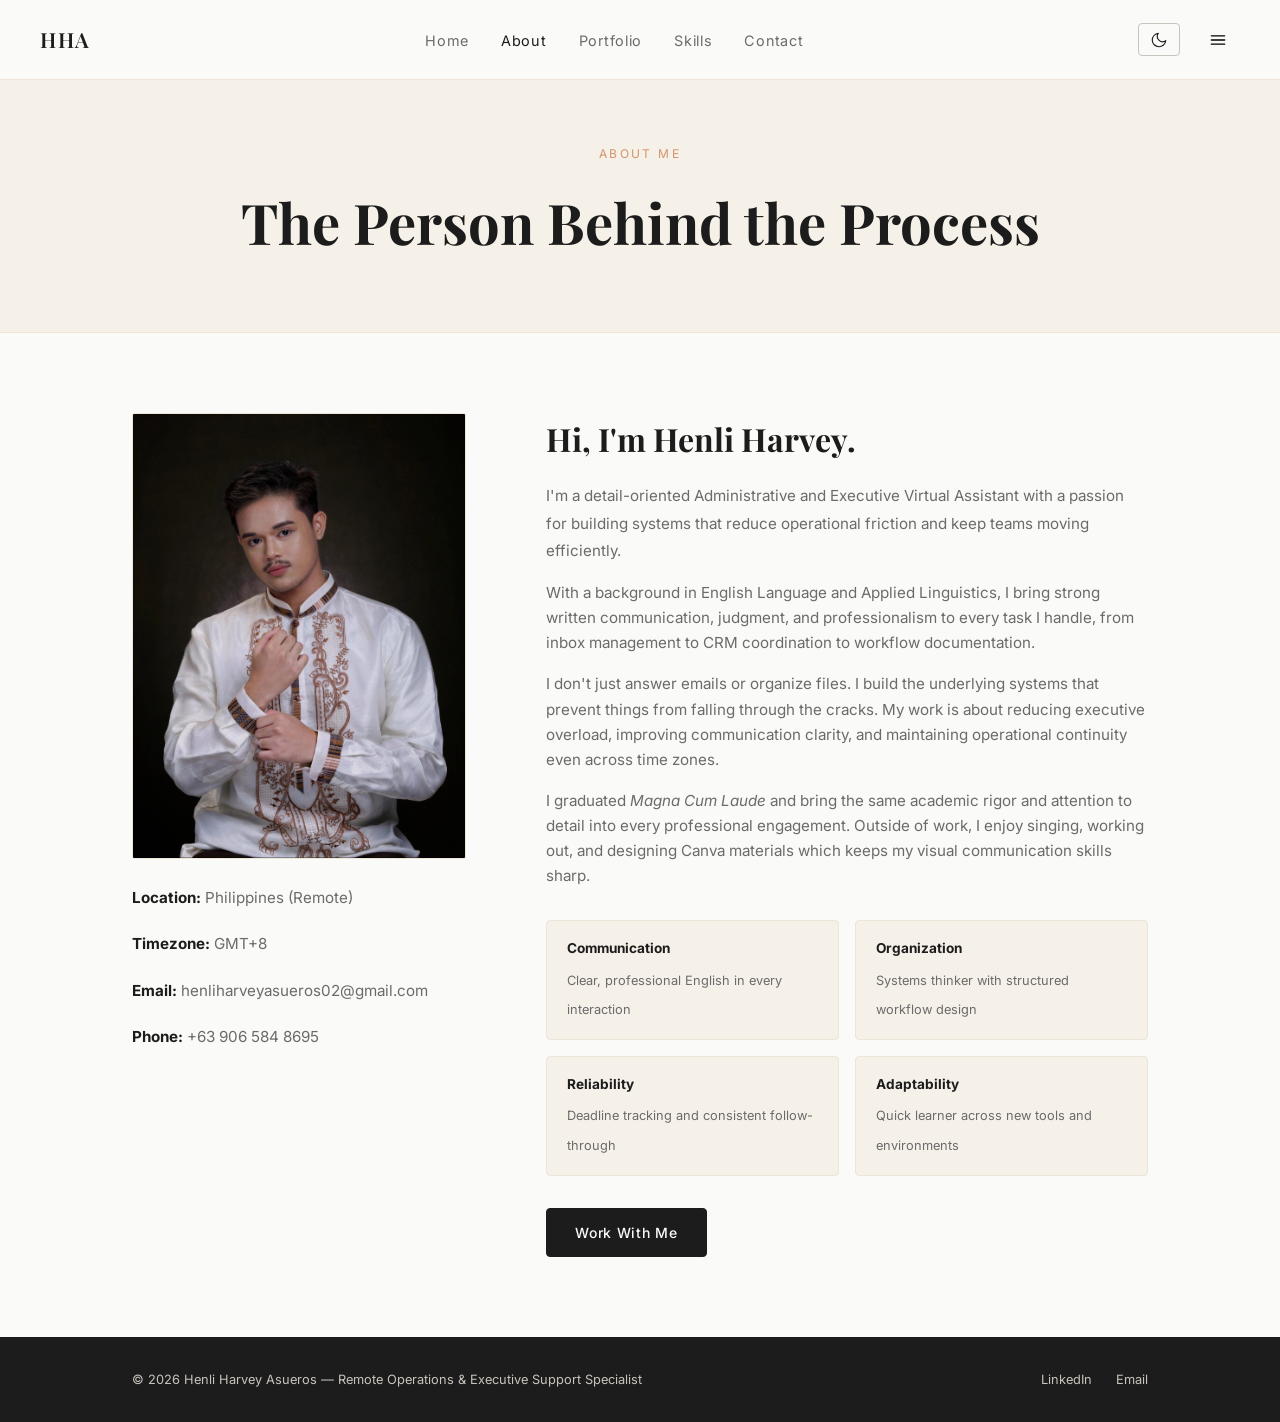
<file: about.html>
<!DOCTYPE html>
<html lang="en">
<head>
  <meta charset="UTF-8" />
  <meta name="viewport" content="width=device-width, initial-scale=1.0" />
  <title>About | Henli Harvey Asueros</title>
  <meta name="description" content="About Henli Harvey Asueros — detail-oriented Administrative and Executive Virtual Assistant from the Philippines. Expertise in communication, organization, and systems." />
  <meta name="robots" content="index,follow" />
  <link rel="canonical" href="/about.html" />
  <meta property="og:title" content="About | Henli Harvey Asueros" />
  <meta property="og:description" content="Detail-oriented Administrative and Executive Virtual Assistant. Communication, organization, and systems expertise." />
  <meta property="og:type" content="profile" />
  <meta property="og:url" content="/about.html" />
  <meta property="og:image" content="/images/about.jpeg" />
  <meta name="twitter:card" content="summary_large_image" />
  <meta name="twitter:title" content="About | Henli Harvey Asueros" />
  <meta name="twitter:description" content="Detail-oriented Administrative and Executive Virtual Assistant. Communication, organization, and systems expertise." />
  <meta name="twitter:image" content="/images/about.jpeg" />
  <link rel="stylesheet" href="css/style.css" />
  <link href="https://fonts.googleapis.com/css2?family=Playfair+Display:wght@400;600&family=Inter:wght@300;400;500&display=swap" rel="stylesheet" />
</head>
<body class="page-about">

<a href="#main-content" class="skip-link">Skip to main content</a>

<nav class="nav" aria-label="Main navigation">
  <div class="nav__logo">HHA</div>
  <ul class="nav__links">
    <li><a href="home.html">Home</a></li> <!-- updated -->
    <li><a href="about.html" class="active">About</a></li>
    <li><a href="portfolio.html">Portfolio</a></li>
    <li><a href="skills.html">Skills</a></li>
    <li><a href="contact.html">Contact</a></li>
  </ul>
  <div class="nav__controls">
    <button class="dark-mode-toggle" id="dark-mode-toggle" aria-label="Toggle dark mode" aria-pressed="false" title="Toggle dark mode">
      <svg xmlns="http://www.w3.org/2000/svg" viewBox="0 0 24 24" aria-hidden="true" focusable="false"><path d="M21 12.79A9 9 0 1 1 11.21 3 7 7 0 0 0 21 12.79z" stroke="currentColor" fill="none" stroke-width="1.5" stroke-linecap="round" stroke-linejoin="round"/></svg>
    </button>
    <button class="nav__toggle" onclick="toggleNav()" aria-label="Toggle navigation menu" aria-expanded="false">
      <svg viewBox="0 0 24 24" xmlns="http://www.w3.org/2000/svg" aria-hidden="true" focusable="false">
        <path class="line l1" d="M4 7h16" />
        <path class="line l2" d="M4 12h16" />
        <path class="line l3" d="M4 17h16" />
      </svg>
    </button>
  </div>
</nav>

<main id="main-content">

<section class="page-hero" aria-labelledby="about-page-title">
  <div class="container">
    <p class="section__eyebrow">About Me</p>
    <h1 class="page-hero__title" id="about-page-title">The Person Behind the Process</h1>
  </div>
</section>

<article class="about section" aria-labelledby="about-title">
  <div class="container about__grid">
    <div class="about__image-col">
      <div class="about__image-frame">
        <img src="images/about.jpeg" alt="Henli Harvey Asueros">
        <div class="about__image-placeholder">HHA</div>
      </div>
      <div class="about__meta">
        <p><strong>Location:</strong> Philippines (Remote)</p>
        <p><strong>Timezone:</strong> GMT+8</p>
        <p><strong>Email:</strong> henliharveyasueros02@gmail.com</p>
        <p><strong>Phone:</strong> +63 906 584 8695</p>
      </div>
    </div>
    <div class="about__text-col">
      <h2 id="about-title">Hi, I&apos;m Henli Harvey.</h2>
      <p class="about__lead">I&apos;m a detail-oriented Administrative and Executive Virtual Assistant with a passion for building systems that reduce operational friction and keep teams moving efficiently.</p>
      <p>With a background in English Language and Applied Linguistics, I bring strong written communication, judgment, and professionalism to every task I handle, from inbox management to CRM coordination to workflow documentation.</p>
      <p>I don&apos;t just answer emails or organize files. I build the underlying systems that prevent things from falling through the cracks. My work is about reducing executive overload, improving communication clarity, and maintaining operational continuity even across time zones.</p>
      <p>I graduated <em>Magna Cum Laude</em> and bring the same academic rigor and attention to detail into every professional engagement. Outside of work, I enjoy singing, working out, and designing Canva materials which keeps my visual communication skills sharp.</p>
      <div class="about__highlights">
        <div class="highlight">
          <strong>Communication</strong>
          <span>Clear, professional English in every interaction</span>
        </div>
        <div class="highlight">
          <strong>Organization</strong>
          <span>Systems thinker with structured workflow design</span>
        </div>
        <div class="highlight">
          <strong>Reliability</strong>
          <span>Deadline tracking and consistent follow-through</span>
        </div>
        <div class="highlight">
          <strong>Adaptability</strong>
          <span>Quick learner across new tools and environments</span>
        </div>
      </div>
      <a href="contact.html" class="btn btn--primary">Work With Me</a>
    </div>
  </div>
</article>

</main>

<footer class="footer" role="contentinfo">
  <div class="container">
    <p>&copy; 2026 Henli Harvey Asueros &mdash; Remote Operations &amp; Executive Support Specialist</p>
    <nav class="footer__links" aria-label="Footer navigation">
      <a href="https://www.linkedin.com/in/henli-harvey-asueros-a82b72378/" target="_blank" rel="noopener noreferrer">LinkedIn</a>
      <a href="mailto:henliharveyasueros02@gmail.com">Email</a>
    </nav>
  </div>
</footer>

<button id="back-to-top" class="back-to-top" aria-label="Back to top">↑</button>
<script src="js/main.js"></script>
<script type="application/ld+json">
{
  "@context": "https://schema.org",
  "@type": "Person",
  "name": "Henli Harvey Asueros",
  "jobTitle": "Administrative and Executive Virtual Assistant",
  "url": "/about.html",
  "sameAs": ["https://www.linkedin.com/in/henli-harvey-asueros-a82b72378/"]
}
</script>
</body>
</html>
</file>
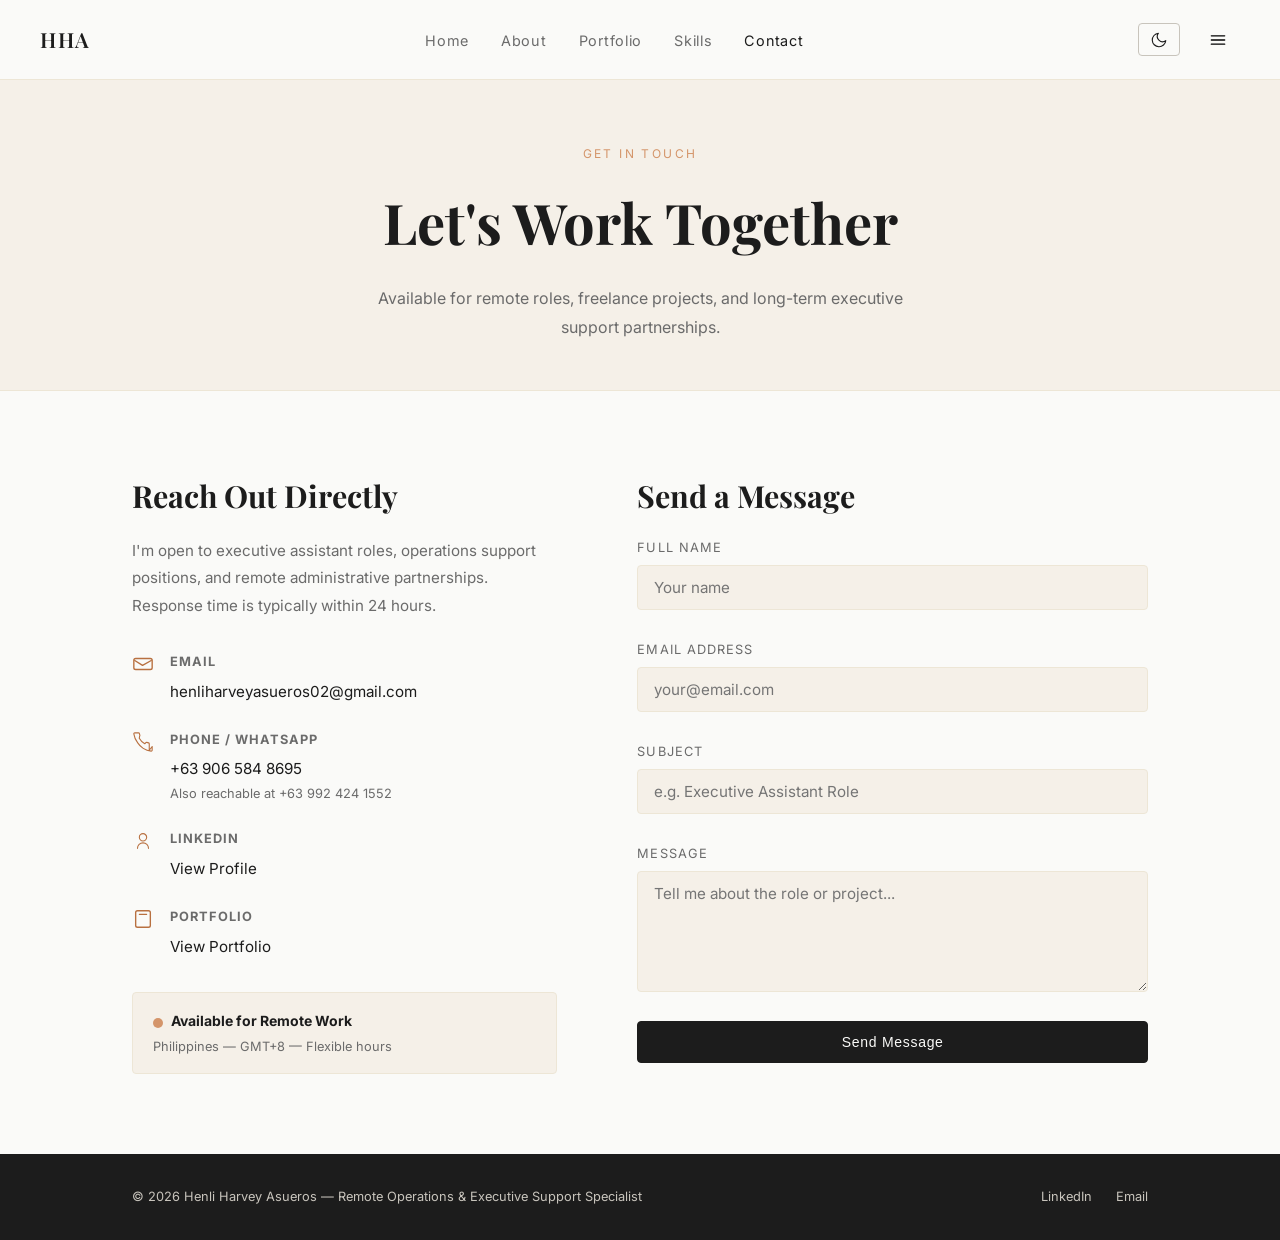
<file: contact.html>
<!DOCTYPE html>
<html lang="en">
<head>
  <meta charset="UTF-8" />
  <meta name="viewport" content="width=device-width, initial-scale=1.0" />
  <title>Contact | Henli Harvey Asueros</title>
  <meta name="description" content="Contact Henli Harvey Asueros — available for remote roles, freelance projects, and executive support partnerships. Send a message or view portfolio." />
  <meta name="robots" content="index,follow" />
  <link rel="canonical" href="/contact.html" />
  <meta property="og:title" content="Contact | Henli Harvey Asueros" />
  <meta property="og:description" content="Get in touch with Henli Harvey Asueros for remote executive support roles and partnerships." />
  <meta property="og:type" content="website" />
  <meta property="og:url" content="/contact.html" />
  <meta property="og:image" content="/images/me.png" />
  <meta name="twitter:card" content="summary_large_image" />
  <meta name="twitter:title" content="Contact | Henli Harvey Asueros" />
  <meta name="twitter:description" content="Get in touch with Henli Harvey Asueros for remote executive support roles and partnerships." />
  <meta name="twitter:image" content="/images/me.png" />
  <link rel="stylesheet" href="css/style.css" />
  <link href="https://fonts.googleapis.com/css2?family=Playfair+Display:wght@400;600&family=Inter:wght@300;400;500&display=swap" rel="stylesheet" />
</head>
<body class="page-contact">

<a href="#main-content" class="skip-link">Skip to main content</a>

<nav class="nav" aria-label="Main navigation">
  <div class="nav__logo">HHA</div>
  <ul class="nav__links">
    <li><a href="home.html">Home</a></li>
    <li><a href="about.html">About</a></li>
    <li><a href="portfolio.html">Portfolio</a></li>
    <li><a href="skills.html">Skills</a></li>
    <li><a href="contact.html" class="active">Contact</a></li>
  </ul>
  <div class="nav__controls">
    <button class="dark-mode-toggle" id="dark-mode-toggle" aria-label="Toggle dark mode" aria-pressed="false" title="Toggle dark mode">
      <svg xmlns="http://www.w3.org/2000/svg" viewBox="0 0 24 24" aria-hidden="true" focusable="false"><path d="M21 12.79A9 9 0 1 1 11.21 3 7 7 0 0 0 21 12.79z" stroke="currentColor" fill="none" stroke-width="1.5" stroke-linecap="round" stroke-linejoin="round"/></svg>
    </button>
    <button class="nav__toggle" onclick="toggleNav()" aria-label="Toggle navigation menu" aria-expanded="false">
      <svg viewBox="0 0 24 24" xmlns="http://www.w3.org/2000/svg" aria-hidden="true" focusable="false">
        <path class="line l1" d="M4 7h16" />
        <path class="line l2" d="M4 12h16" />
        <path class="line l3" d="M4 17h16" />
      </svg>
    </button>
  </div>
</nav>

<main id="main-content">

<section class="page-hero" aria-labelledby="contact-page-title">
  <div class="container">
    <p class="section__eyebrow">Get in Touch</p>
    <h1 class="page-hero__title" id="contact-page-title">Let&apos;s Work Together</h1>
    <p class="page-hero__sub">Available for remote roles, freelance projects, and long-term executive support partnerships.</p>
  </div>
</section>

<section class="contact section" aria-labelledby="contact-heading">
  <div class="container contact__grid">

    <div class="contact__info" aria-labelledby="contact-direct-heading" aria-labelledby="contact-direct-heading">
      <h2 id="contact-direct-heading">Reach Out Directly</h2>
      <p>I&apos;m open to executive assistant roles, operations support positions, and remote administrative partnerships. Response time is typically within 24 hours.</p>
      <div class="contact__item">
        <span class="contact__icon" aria-hidden="true">
          <svg xmlns="http://www.w3.org/2000/svg" viewBox="0 0 24 24" aria-hidden="true" focusable="false">
            <rect x="2" y="6" width="20" height="12" rx="2" stroke="currentColor" fill="none" stroke-width="1.5"/>
            <path d="M3 8.2l8.5 5.3L21 8.2" stroke="currentColor" fill="none" stroke-width="1.5" stroke-linecap="round" stroke-linejoin="round"/>
          </svg>
        </span>
        <div>
          <strong>Email</strong>
          <a href="mailto:henliharveyasueros02@gmail.com">henliharveyasueros02@gmail.com</a>
        </div>
      </div>
      <div class="contact__item">
        <span class="contact__icon" aria-hidden="true">
          <svg xmlns="http://www.w3.org/2000/svg" viewBox="0 0 24 24" aria-hidden="true" focusable="false">
            <path d="M22 16.92V21a1 1 0 0 1-1.11 1 19.86 19.86 0 0 1-8.63-3.07 19.5 19.5 0 0 1-6-6A19.86 19.86 0 0 1 2 3.11 1 1 0 0 1 3 2h4.09a1 1 0 0 1 1 .75c.12.66.29 1.3.5 1.92a1 1 0 0 1-.24 1L7.91 7.91a16 16 0 0 0 6 6l1.24-1.24a1 1 0 0 1 1-.24c.62.21 1.26.38 1.92.5a1 1 0 0 1 .75 1V21z" stroke="currentColor" fill="none" stroke-width="1.2" stroke-linecap="round" stroke-linejoin="round"/>
          </svg>
        </span>
        <div>
          <strong>Phone / WhatsApp</strong>
          <a href="tel:+639065848695">+63 906 584 8695</a>
          <span class="contact__sub">Also reachable at +63 992 424 1552</span>
        </div>
      </div>
      <div class="contact__item">
        <span class="contact__icon" aria-hidden="true">
          <svg xmlns="http://www.w3.org/2000/svg" viewBox="0 0 24 24" aria-hidden="true" focusable="false">
            <path d="M12 12a4 4 0 1 0-4-4 4 4 0 0 0 4 4z" stroke="currentColor" fill="none" stroke-width="1.2"/>
            <path d="M6 20a6 6 0 0 1 12 0" stroke="currentColor" fill="none" stroke-width="1.2" stroke-linecap="round"/>
          </svg>
        </span>
        <div>
          <strong>LinkedIn</strong>
          <a href="https://www.linkedin.com/in/henli-harvey-asueros-a82b72378/" target="_blank">View Profile</a>
        </div>
      </div>
      <div class="contact__item">
        <span class="contact__icon" aria-hidden="true">
          <svg xmlns="http://www.w3.org/2000/svg" viewBox="0 0 24 24" aria-hidden="true" focusable="false">
            <rect x="4" y="3" width="16" height="18" rx="2" stroke="currentColor" fill="none" stroke-width="1.5"/>
            <path d="M8 7h8" stroke="currentColor" stroke-width="1.2" stroke-linecap="round"/>
          </svg>
        </span>
        <div>
          <strong>Portfolio</strong>
          <a href="https://canva.link/3e981r8vxpq45ul" target="_blank">View Portfolio</a>
        </div>
      </div>
      <div class="contact__availability">
        <strong><span class="status-dot" aria-hidden="true"></span>Available for Remote Work</strong>
        <span>Philippines &mdash; GMT+8 &mdash; Flexible hours</span>
      </div>
    </div>

    <div class="contact__form-col" aria-labelledby="contact-form-heading">
      <h2 id="contact-form-heading">Send a Message</h2>
      <form action="https://api.web3forms.com/submit" method="POST" aria-label="Contact form">
      <input type="hidden" name="access_key" value="77710054-99f1-4903-a82c-63a0d1f5bc66">
        <input type="hidden" name="redirect" value="https://henliharveyasueros02.github.io/henli-harvey-portfolio/thankyou.html">
        <input type="text" name="website" id="website" style="display:none;" tabindex="-1" autocomplete="off" aria-hidden="true" />
        <div class="form-group">
          <label for="name">Full Name</label>
          <input type="text" name="name" id="name" placeholder="Your name" required minlength="2" maxlength="100" aria-label="Full Name" />
          <span class="form-error" id="error-name"></span>
        </div>
        <div class="form-group">
          <label for="email">Email Address</label>
          <input type="email" name="email" id="email" placeholder="your@email.com" required aria-label="Email Address" />
          <span class="form-error" id="error-email"></span>
        </div>
        <div class="form-group">
          <label for="subject">Subject</label>
          <input type="text" name="subject" id="subject" placeholder="e.g. Executive Assistant Role" maxlength="200" aria-label="Subject" />
          <span class="form-error" id="error-subject"></span>
        </div>
        <div class="form-group">
          <label for="message">Message</label>
          <textarea name="message" id="message" rows="5" placeholder="Tell me about the role or project..." required minlength="10" maxlength="5000" aria-label="Message"></textarea>
          <span class="form-error" id="error-message"></span>
        </div>
          <button type="submit" class="btn btn--primary btn--full" id="submit-btn">Send Message</button>
        <p class="form-note" id="form-msg"></p>
      </form>
    </div>

  </div>
</section>

</main>

<footer class="footer" role="contentinfo">
  <div class="container">
    <p>&copy; 2026 Henli Harvey Asueros &mdash; Remote Operations &amp; Executive Support Specialist</p>
    <nav class="footer__links" aria-label="Footer navigation">
      <a href="https://www.linkedin.com/in/henli-harvey-asueros-a82b72378/" target="_blank" rel="noopener noreferrer">LinkedIn</a>
      <a href="mailto:henliharveyasueros02@gmail.com">Email</a>
    </nav>
  </div>
</footer>

<button id="back-to-top" class="back-to-top" aria-label="Back to top">↑</button>
<script src="js/main.js"></script>
<script type="application/ld+json">
{
  "@context": "https://schema.org",
  "@type": "ContactPage",
  "name": "Contact | Henli Harvey Asueros",
  "url": "/contact.html",
  "contactPoint": [{
    "@type": "ContactPoint",
    "telephone": "+63 906 584 8695",
    "contactType": "customer service"
  }]
}
</script>
</body>
</html>
</file>
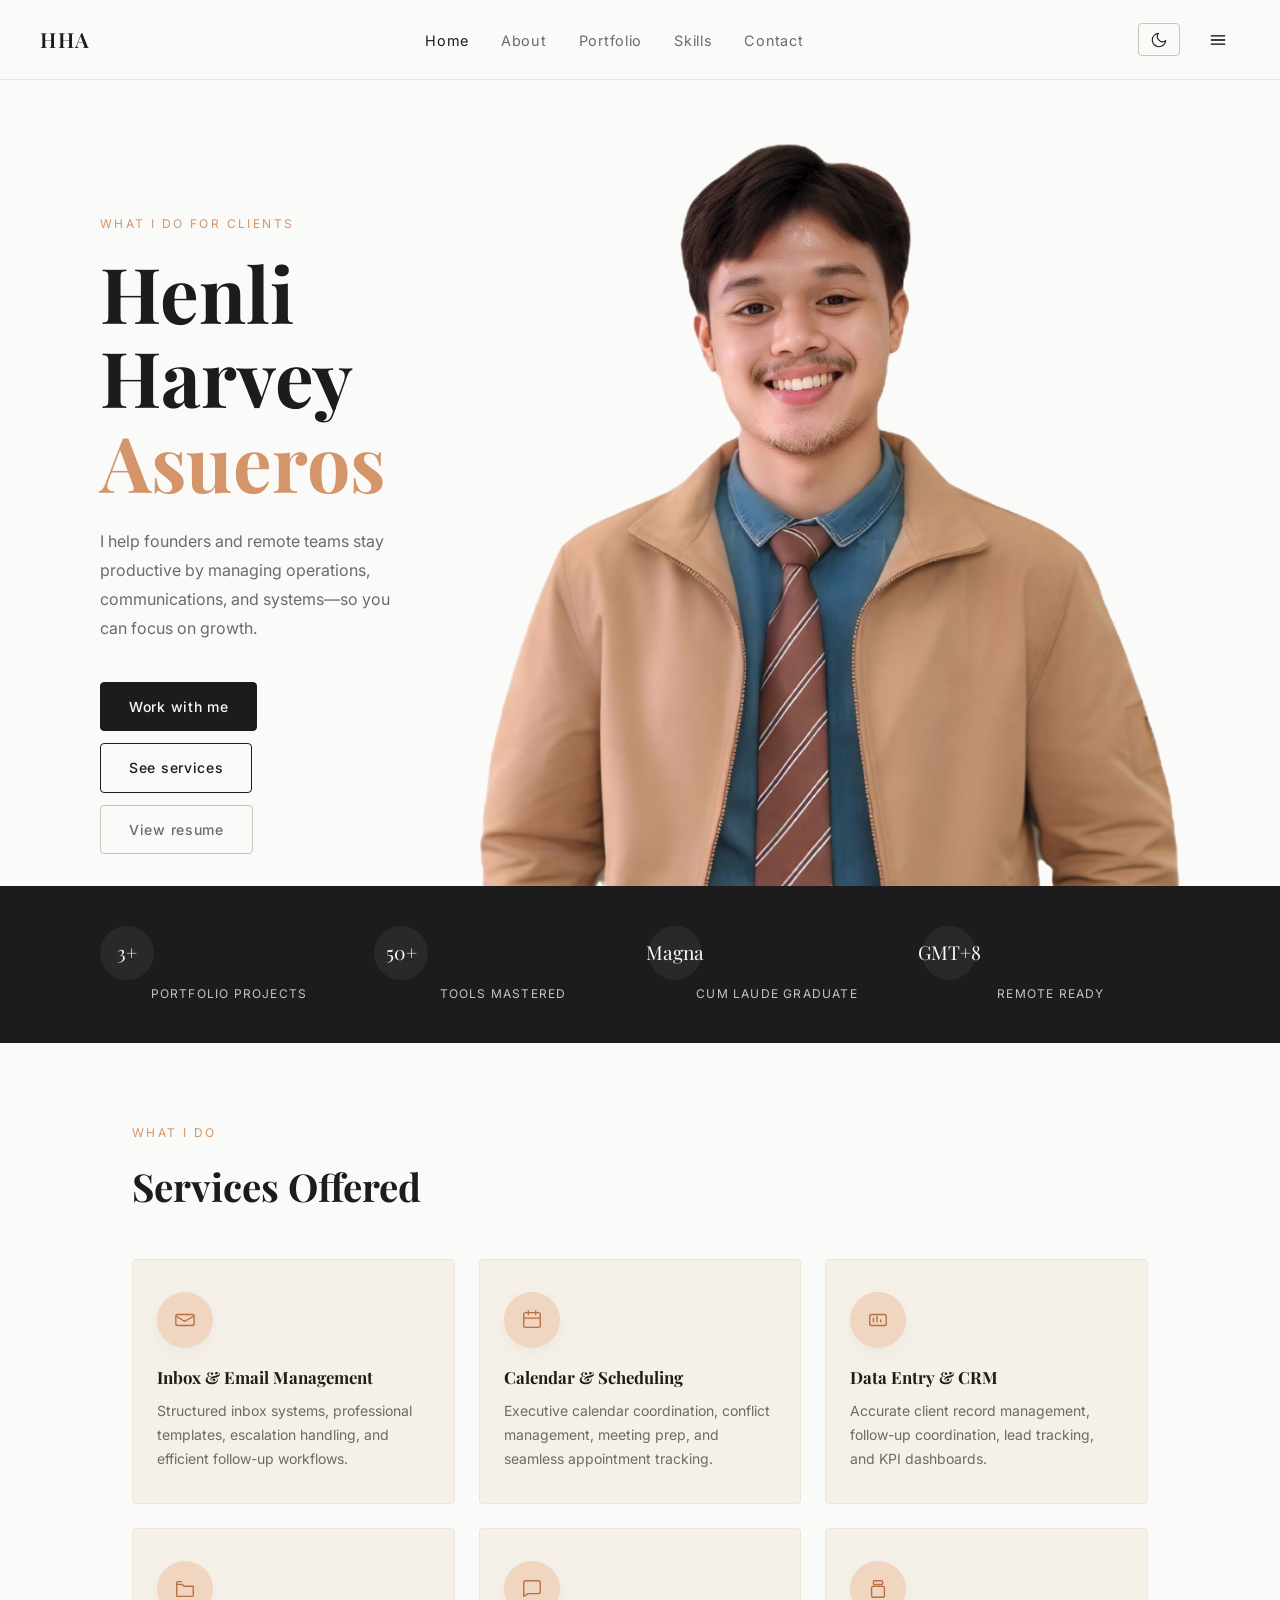
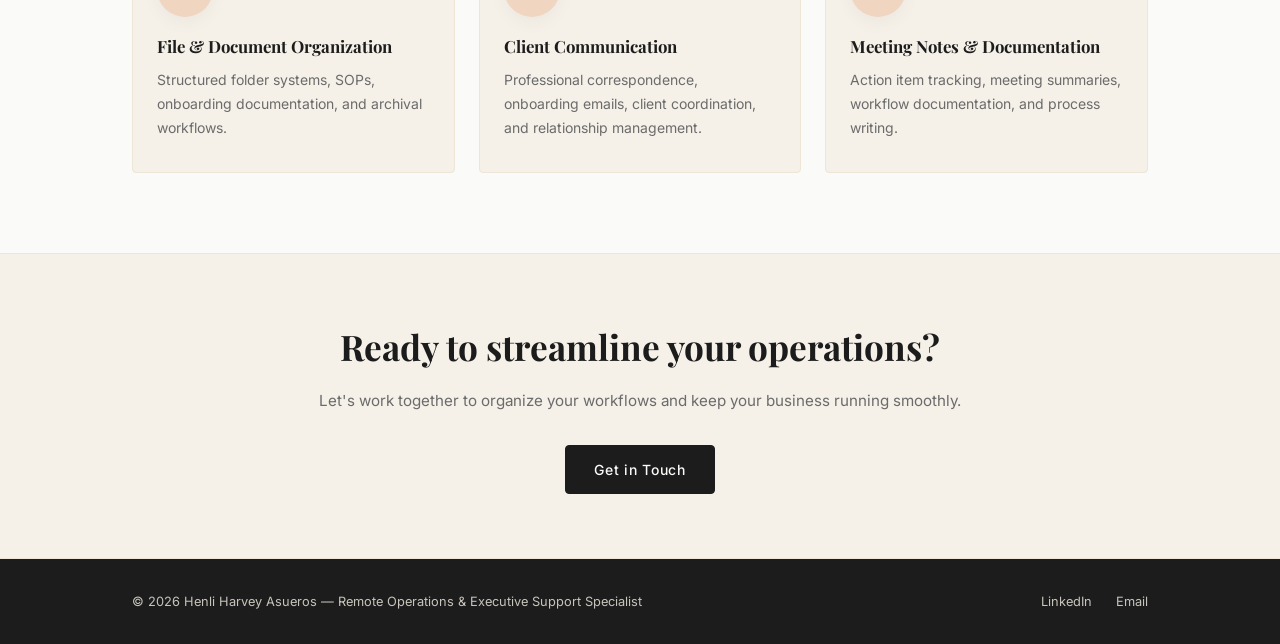
<file: home.html>
<!DOCTYPE html>
<html lang="en">
<head>
  <meta charset="UTF-8" />
  <meta name="viewport" content="width=device-width, initial-scale=1.0" />
  <title>Henli Harvey Asueros | Remote Operations Specialist</title>
  <meta name="description" content="Henli Harvey Asueros — Remote Executive Assistant. Expertise in operations, communication, CRM systems, and workflow organization for remote teams." />
  <meta name="robots" content="index,follow" />
  <link rel="canonical" href="/home.html" />
  <meta property="og:title" content="Henli Harvey Asueros | Remote Operations Specialist" />
  <meta property="og:description" content="Streamline your operations with professional remote executive support. Specializing in workflow coordination, communication, and systems organization." />
  <meta property="og:type" content="website" />
  <meta property="og:url" content="./home.html" />
  <meta property="og:image" content="/images/me.png" />
  <meta name="twitter:card" content="summary_large_image" />
  <meta name="twitter:title" content="Henli Harvey Asueros | Remote Operations Specialist" />
  <meta name="twitter:description" content="Remote Executive Assistant | Operations, Communication, Workflow Organization" />
  <meta name="twitter:image" content="/images/me.png" />
  <link rel="stylesheet" href="css/style.css" />
  <link href="https://fonts.googleapis.com/css2?family=Playfair+Display:wght@400;600&family=Inter:wght@300;400;500&display=swap" rel="stylesheet" />
  <script type="application/ld+json">
  {
    "@context": "https://schema.org",
    "@type": "Person",
    "name": "Henli Harvey Asueros",
    "description": "Remote Executive Assistant and Operations Specialist",
    "jobTitle": "Administrative and Executive Virtual Assistant",
    "url": "home.html",
    "image": "/images/me.png",
    "email": "henliharveyasueros02@gmail.com",
    "sameAs": ["https://www.linkedin.com/in/henli-harvey-asueros-a82b72378/"],
    "knowsAbout": ["Executive Assistant", "Operations Management", "CRM Systems", "Communication", "Workflow Organization", "Remote Support"]
  }
  </script>
</head>
<body class="page-home">

<a href="#main-content" class="skip-link">Skip to main content</a>

<!-- NAV -->
<nav class="nav" aria-label="Main navigation">
  <div class="nav__logo">HHA</div>
  <ul class="nav__links">
    <li><a href="home.html" class="active">Home</a></li>
    <li><a href="about.html">About</a></li>
    <li><a href="portfolio.html">Portfolio</a></li>
    <li><a href="skills.html">Skills</a></li>
    <li><a href="contact.html">Contact</a></li>
  </ul>
  <div class="nav__controls">
    <button class="dark-mode-toggle" id="dark-mode-toggle" aria-label="Toggle dark mode" aria-pressed="false" title="Toggle dark mode">
      <svg xmlns="http://www.w3.org/2000/svg" viewBox="0 0 24 24" aria-hidden="true" focusable="false"><path d="M21 12.79A9 9 0 1 1 11.21 3 7 7 0 0 0 21 12.79z" stroke="currentColor" fill="none" stroke-width="1.5" stroke-linecap="round" stroke-linejoin="round"/></svg>
    </button>
    <button class="nav__toggle" onclick="toggleNav()" aria-label="Toggle navigation menu" aria-expanded="false">
      <svg viewBox="0 0 24 24" xmlns="http://www.w3.org/2000/svg" aria-hidden="true" focusable="false">
        <path class="line l1" d="M4 7h16" />
        <path class="line l2" d="M4 12h16" />
        <path class="line l3" d="M4 17h16" />
      </svg>
    </button>
  </div>
</nav>

<main id="main-content">

<!-- HERO -->
<section class="hero">
  <div class="hero__content">
    <div class="hero__text">
      <p class="hero__eyebrow">What I do for clients</p>
      <h1 class="hero__name">Henli Harvey<br><span>Asueros</span></h1>
      <p class="hero__tagline">I help founders and remote teams stay productive by managing operations, communications, and systems—so you can focus on growth.</p>
      <div class="hero__cta">
        <a href="contact.html" class="btn btn--primary">Work with me</a>
        <a href="#services" class="btn btn--outline">See services</a>
        <a href="https://docs.google.com/document/d/19wZivpVwIGBuj_958QkUPm3B6rYa0nfeZd3XdD9nbGE/edit?usp=sharing" target="_blank" class="btn btn--ghost">View resume</a>
      </div>
    </div>
    <div class="hero__image">
      <div class="hero__image-frame">
        <img src="images/me.png" alt="Henli Harvey Asueros">
      </div>
    </div>
  </div>
</section>

<!-- INTRO STRIP -->
<section class="intro-strip">
  <div class="strip-grid">
    <div class="strip-item">
      <span class="strip-num">3+</span>
      <span class="strip-label">Portfolio Projects</span>
    </div>
    <div class="strip-item">
      <span class="strip-num">50+</span>
      <span class="strip-label">Tools Mastered</span>
    </div>
    <div class="strip-item">
      <span class="strip-num">Magna</span>
      <span class="strip-label">Cum Laude Graduate</span>
    </div>
    <div class="strip-item">
      <span class="strip-num">GMT+8</span>
      <span class="strip-label">Remote Ready</span>
    </div>
  </div>
</section>

<!-- WHAT I DO -->
<section id="services" class="services section">
  <div class="container">
    <p class="section__eyebrow">What I Do</p>
    <h2 class="section__title">Services Offered</h2>
    <div class="services__grid">
      <div class="service-card">
        <div class="service-card__icon" aria-hidden="true">
          <svg xmlns="http://www.w3.org/2000/svg" viewBox="0 0 24 24" aria-hidden="true" focusable="false">
            <rect x="2" y="6" width="20" height="12" rx="2" stroke="currentColor" fill="none" stroke-width="1.5"/>
            <path d="M3 8.2l8.5 5.3L21 8.2" stroke="currentColor" fill="none" stroke-width="1.5" stroke-linecap="round" stroke-linejoin="round"/>
          </svg>
        </div>
        <h3>Inbox &amp; Email Management</h3>
        <p>Structured inbox systems, professional templates, escalation handling, and efficient follow-up workflows.</p>
      </div>
      <div class="service-card">
        <div class="service-card__icon" aria-hidden="true">
          <svg xmlns="http://www.w3.org/2000/svg" viewBox="0 0 24 24" aria-hidden="true" focusable="false">
            <rect x="3" y="4" width="18" height="16" rx="2" stroke="currentColor" fill="none" stroke-width="1.5"/>
            <path d="M8 2v4M16 2v4" stroke="currentColor" stroke-width="1.5" stroke-linecap="round"/>
            <path d="M3 10h18" stroke="currentColor" stroke-width="1.5" stroke-linecap="round"/>
          </svg>
        </div>
        <h3>Calendar &amp; Scheduling</h3>
        <p>Executive calendar coordination, conflict management, meeting prep, and seamless appointment tracking.</p>
      </div>
      <div class="service-card">
        <div class="service-card__icon" aria-hidden="true">
          <svg xmlns="http://www.w3.org/2000/svg" viewBox="0 0 24 24" aria-hidden="true" focusable="false">
            <rect x="3" y="6" width="18" height="12" rx="2" stroke="currentColor" fill="none" stroke-width="1.5"/>
            <path d="M7 14v-4M11 14v-6M15 14v-2" stroke="currentColor" stroke-width="1.6" stroke-linecap="round" stroke-linejoin="round"/>
          </svg>
        </div>
        <h3>Data Entry &amp; CRM</h3>
        <p>Accurate client record management, follow-up coordination, lead tracking, and KPI dashboards.</p>
      </div>
      <div class="service-card">
        <div class="service-card__icon" aria-hidden="true">
          <svg xmlns="http://www.w3.org/2000/svg" viewBox="0 0 24 24" aria-hidden="true" focusable="false">
            <path d="M3 7h6l2 2h10v10a1 1 0 0 1-1 1H3V7z" stroke="currentColor" fill="none" stroke-width="1.5" stroke-linecap="round" stroke-linejoin="round"/>
            <path d="M3 7V5a1 1 0 0 1 1-1h4" stroke="currentColor" fill="none" stroke-width="1.5" stroke-linecap="round" stroke-linejoin="round"/>
          </svg>
        </div>
        <h3>File &amp; Document Organization</h3>
        <p>Structured folder systems, SOPs, onboarding documentation, and archival workflows.</p>
      </div>
      <div class="service-card">
        <div class="service-card__icon" aria-hidden="true">
          <svg xmlns="http://www.w3.org/2000/svg" viewBox="0 0 24 24" aria-hidden="true" focusable="false">
            <path d="M21 15a2 2 0 0 1-2 2H8l-5 3V5a2 2 0 0 1 2-2h14a2 2 0 0 1 2 2z" stroke="currentColor" fill="none" stroke-width="1.5" stroke-linecap="round" stroke-linejoin="round"/>
          </svg>
        </div>
        <h3>Client Communication</h3>
        <p>Professional correspondence, onboarding emails, client coordination, and relationship management.</p>
      </div>
      <div class="service-card">
        <div class="service-card__icon" aria-hidden="true">
          <svg xmlns="http://www.w3.org/2000/svg" viewBox="0 0 24 24" aria-hidden="true" focusable="false">
            <rect x="7" y="3" width="10" height="4" rx="1" stroke="currentColor" fill="none" stroke-width="1.5"/>
            <rect x="5" y="9" width="14" height="12" rx="2" stroke="currentColor" fill="none" stroke-width="1.5"/>
          </svg>
        </div>
        <h3>Meeting Notes &amp; Documentation</h3>
        <p>Action item tracking, meeting summaries, workflow documentation, and process writing.</p>
      </div>
    </div>
  </div>
</section>

<!-- CTA BANNER -->
<section class="cta-banner">
  <div class="container">
    <h2>Ready to streamline your operations?</h2>
    <p>Let's work together to organize your workflows and keep your business running smoothly.</p>
    <a href="contact.html" class="btn btn--primary">Get in Touch</a>
  </div>
</section>

</main>

<footer class="footer" role="contentinfo">
  <div class="container">
    <p>&copy; 2026 Henli Harvey Asueros &mdash; Remote Operations &amp; Executive Support Specialist</p>
    <nav class="footer__links" aria-label="Footer navigation">
      <a href="https://www.linkedin.com/in/henli-harvey-asueros-a82b72378/" target="_blank" rel="noopener noreferrer">LinkedIn</a>
      <a href="mailto:henliharveyasueros02@gmail.com">Email</a>
    </nav>
  </div>
</footer>

<button id="back-to-top" class="back-to-top" aria-label="Back to top">↑</button>

<script src="js/main.js"></script>
</body>
</html>
</file>
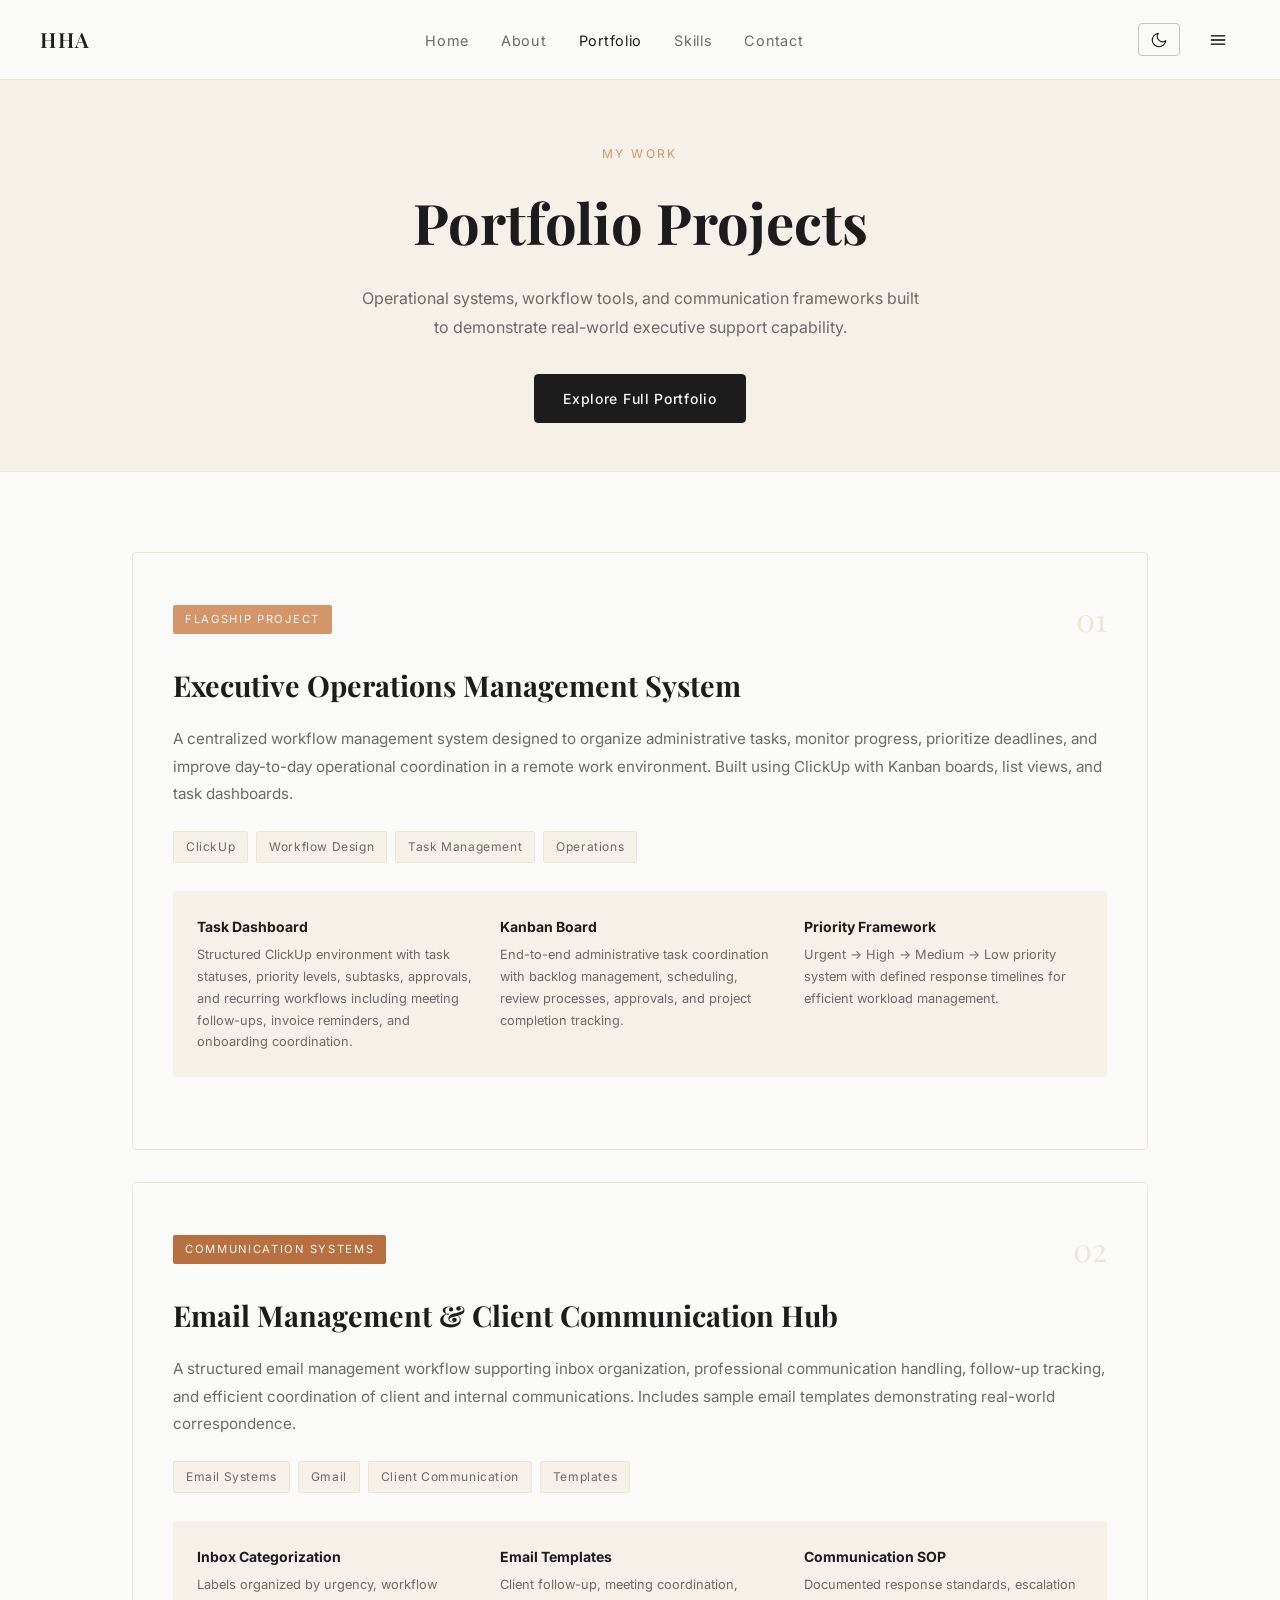
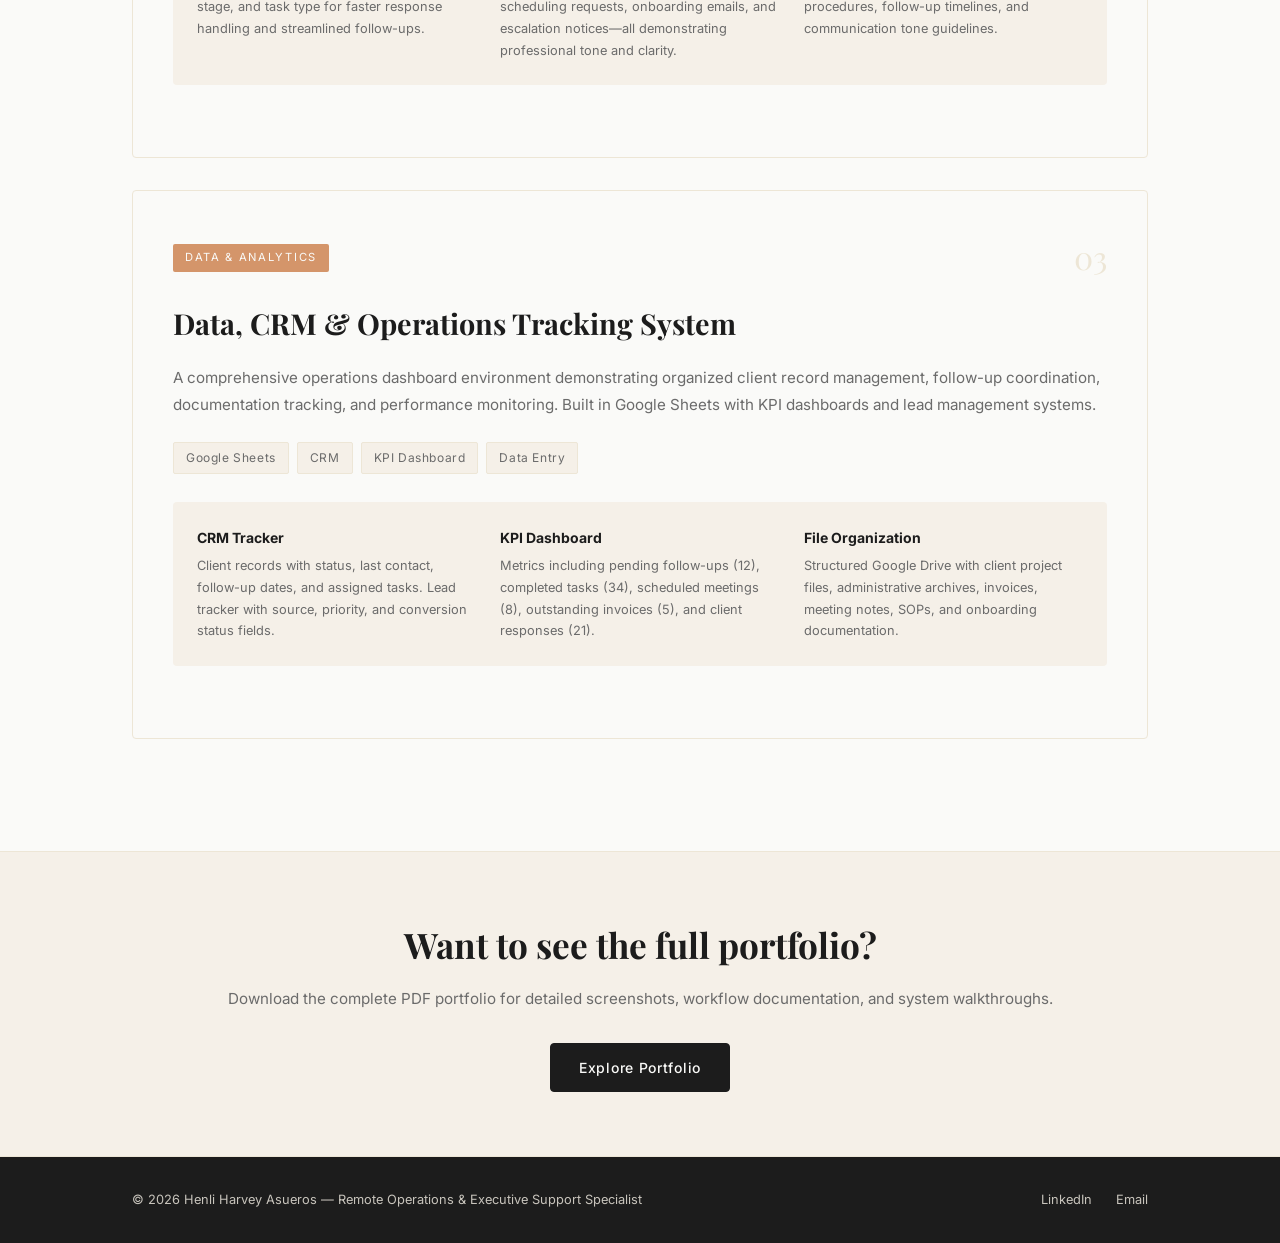
<file: portfolio.html>
<!DOCTYPE html>
<html lang="en">
<head>
  <meta charset="UTF-8" />
  <meta name="viewport" content="width=device-width, initial-scale=1.0" />
  <title>Portfolio | Henli Harvey Asueros</title>
  <meta name="description" content="Portfolio of projects demonstrating operational systems, workflow tools, and communication frameworks built for remote executive support." />
  <meta name="robots" content="index,follow" />
  <link rel="canonical" href="/portfolio.html" />
  <meta property="og:title" content="Portfolio | Henli Harvey Asueros" />
  <meta property="og:description" content="Operational systems, workflow tools, and communication frameworks for remote executive support." />
  <meta property="og:type" content="website" />
  <meta property="og:url" content="/portfolio.html" />
  <meta property="og:image" content="/images/me.png" />
  <meta name="twitter:card" content="summary_large_image" />
  <meta name="twitter:title" content="Portfolio | Henli Harvey Asueros" />
  <meta name="twitter:description" content="Operational systems, workflow tools, and communication frameworks for remote executive support." />
  <meta name="twitter:image" content="/images/me.png" />
  <link rel="stylesheet" href="css/style.css" />
  <link href="https://fonts.googleapis.com/css2?family=Playfair+Display:wght@400;600&family=Inter:wght@300;400;500&display=swap" rel="stylesheet" />
</head>
<body class="page-portfolio">

<a href="#main-content" class="skip-link">Skip to main content</a>

<nav class="nav" aria-label="Main navigation">
  <div class="nav__logo">HHA</div>
  <ul class="nav__links">
    <li><a href="home.html">Home</a></li>
    <li><a href="about.html">About</a></li>
    <li><a href="portfolio.html" class="active">Portfolio</a></li>
    <li><a href="skills.html">Skills</a></li>
    <li><a href="contact.html">Contact</a></li>
  </ul>
  <div class="nav__controls">
    <button class="dark-mode-toggle" id="dark-mode-toggle" aria-label="Toggle dark mode" aria-pressed="false" title="Toggle dark mode">
      <svg xmlns="http://www.w3.org/2000/svg" viewBox="0 0 24 24" aria-hidden="true" focusable="false"><path d="M21 12.79A9 9 0 1 1 11.21 3 7 7 0 0 0 21 12.79z" stroke="currentColor" fill="none" stroke-width="1.5" stroke-linecap="round" stroke-linejoin="round"/></svg>
    </button>
    <button class="nav__toggle" onclick="toggleNav()" aria-label="Toggle navigation menu" aria-expanded="false">
      <svg viewBox="0 0 24 24" xmlns="http://www.w3.org/2000/svg" aria-hidden="true" focusable="false">
        <path class="line l1" d="M4 7h16" />
        <path class="line l2" d="M4 12h16" />
        <path class="line l3" d="M4 17h16" />
      </svg>
    </button>
  </div>
</nav>

<main id="main-content">

<section class="page-hero" aria-labelledby="portfolio-page-title">
  <div class="container">
    <p class="section__eyebrow">My Work</p>
    <h1 class="page-hero__title" id="portfolio-page-title">Portfolio Projects</h1>
    <p class="page-hero__sub">Operational systems, workflow tools, and communication frameworks built to demonstrate real-world executive support capability.</p>
    <a href="https://canva.link/3e981r8vxpq45ul" target="_blank" class="btn btn--primary"> Explore Full Portfolio </a>
  </div>
</section>

<section class="portfolio section" aria-labelledby="projects-heading">
  <div class="container">
    <h2 id="projects-heading" style="position: absolute; left: -9999px;">Portfolio projects</h2>

    <!-- PROJECT 1 -->
    <div class="project-card">
      <div class="project-card__header">
        <span class="project-badge">Flagship Project</span>
        <span class="project-num">01</span>
      </div>
      <h2 class="project-card__title">Executive Operations Management System</h2>
      <p class="project-card__desc">A centralized workflow management system designed to organize administrative tasks, monitor progress, prioritize deadlines, and improve day-to-day operational coordination in a remote work environment. Built using ClickUp with Kanban boards, list views, and task dashboards.</p>
      <div class="project-card__tags">
        <span>ClickUp</span><span>Workflow Design</span><span>Task Management</span><span>Operations</span>
      </div>
      <div class="project-card__details">
        <div class="project-detail">
          <strong>Task Dashboard</strong>
          <p>Structured ClickUp environment with task statuses, priority levels, subtasks, approvals, and recurring workflows including meeting follow-ups, invoice reminders, and onboarding coordination.</p>
        </div>
        <div class="project-detail">
          <strong>Kanban Board</strong>
          <p>End-to-end administrative task coordination with backlog management, scheduling, review processes, approvals, and project completion tracking.</p>
        </div>
        <div class="project-detail">
          <strong>Priority Framework</strong>
          <p>Urgent &rarr; High &rarr; Medium &rarr; Low priority system with defined response timelines for efficient workload management.</p>
        </div>
      </div>
    </div>

    <!-- PROJECT 2 -->
    <div class="project-card">
      <div class="project-card__header">
        <span class="project-badge project-badge--secondary">Communication Systems</span>
        <span class="project-num">02</span>
      </div>
      <h2 class="project-card__title">Email Management &amp; Client Communication Hub</h2>
      <p class="project-card__desc">A structured email management workflow supporting inbox organization, professional communication handling, follow-up tracking, and efficient coordination of client and internal communications. Includes sample email templates demonstrating real-world correspondence.</p>
      <div class="project-card__tags">
        <span>Email Systems</span><span>Gmail</span><span>Client Communication</span><span>Templates</span>
      </div>
      <div class="project-card__details">
        <div class="project-detail">
          <strong>Inbox Categorization</strong>
          <p>Labels organized by urgency, workflow stage, and task type for faster response handling and streamlined follow-ups.</p>
        </div>
        <div class="project-detail">
          <strong>Email Templates</strong>
          <p>Client follow-up, meeting coordination, scheduling requests, onboarding emails, and escalation notices&mdash;all demonstrating professional tone and clarity.</p>
        </div>
        <div class="project-detail">
          <strong>Communication SOP</strong>
          <p>Documented response standards, escalation procedures, follow-up timelines, and communication tone guidelines.</p>
        </div>
      </div> 
    </div>

    <!-- PROJECT 3 -->
    <div class="project-card">
      <div class="project-card__header">
        <span class="project-badge project-badge--tertiary">Data &amp; Analytics</span>
        <span class="project-num">03</span>
      </div>
      <h2 class="project-card__title">Data, CRM &amp; Operations Tracking System</h2>
      <p class="project-card__desc">A comprehensive operations dashboard environment demonstrating organized client record management, follow-up coordination, documentation tracking, and performance monitoring. Built in Google Sheets with KPI dashboards and lead management systems.</p>
      <div class="project-card__tags">
        <span>Google Sheets</span><span>CRM</span><span>KPI Dashboard</span><span>Data Entry</span>
      </div>
      <div class="project-card__details">
        <div class="project-detail">
          <strong>CRM Tracker</strong>
          <p>Client records with status, last contact, follow-up dates, and assigned tasks. Lead tracker with source, priority, and conversion status fields.</p>
        </div>
        <div class="project-detail">
          <strong>KPI Dashboard</strong>
          <p>Metrics including pending follow-ups (12), completed tasks (34), scheduled meetings (8), outstanding invoices (5), and client responses (21).</p>
        </div>
        <div class="project-detail">
          <strong>File Organization</strong>
          <p>Structured Google Drive with client project files, administrative archives, invoices, meeting notes, SOPs, and onboarding documentation.</p>
        </div>
      </div>
    </div>

  </div>
</section>

</main>

<section class="cta-banner">
  <div class="container">
    <h2>Want to see the full portfolio?</h2>
    <p>Download the complete PDF portfolio for detailed screenshots, workflow documentation, and system walkthroughs.</p>
    <a href="https://canva.link/3e981r8vxpq45ul" target="_blank" class="btn btn--primary">Explore Portfolio</a>
  </div>
</section>

<footer class="footer" role="contentinfo">
  <div class="container">
    <p>&copy; 2026 Henli Harvey Asueros &mdash; Remote Operations &amp; Executive Support Specialist</p>
    <nav class="footer__links" aria-label="Footer navigation">
      <a href="https://www.linkedin.com/in/henli-harvey-asueros-a82b72378/" target="_blank" rel="noopener noreferrer">LinkedIn</a>
      <a href="mailto:henliharveyasueros02@gmail.com">Email</a>
    </nav>
  </div>
</footer>

<button id="back-to-top" class="back-to-top" aria-label="Back to top">↑</button>
<script src="js/main.js"></script>
</body>
</html>
</file>
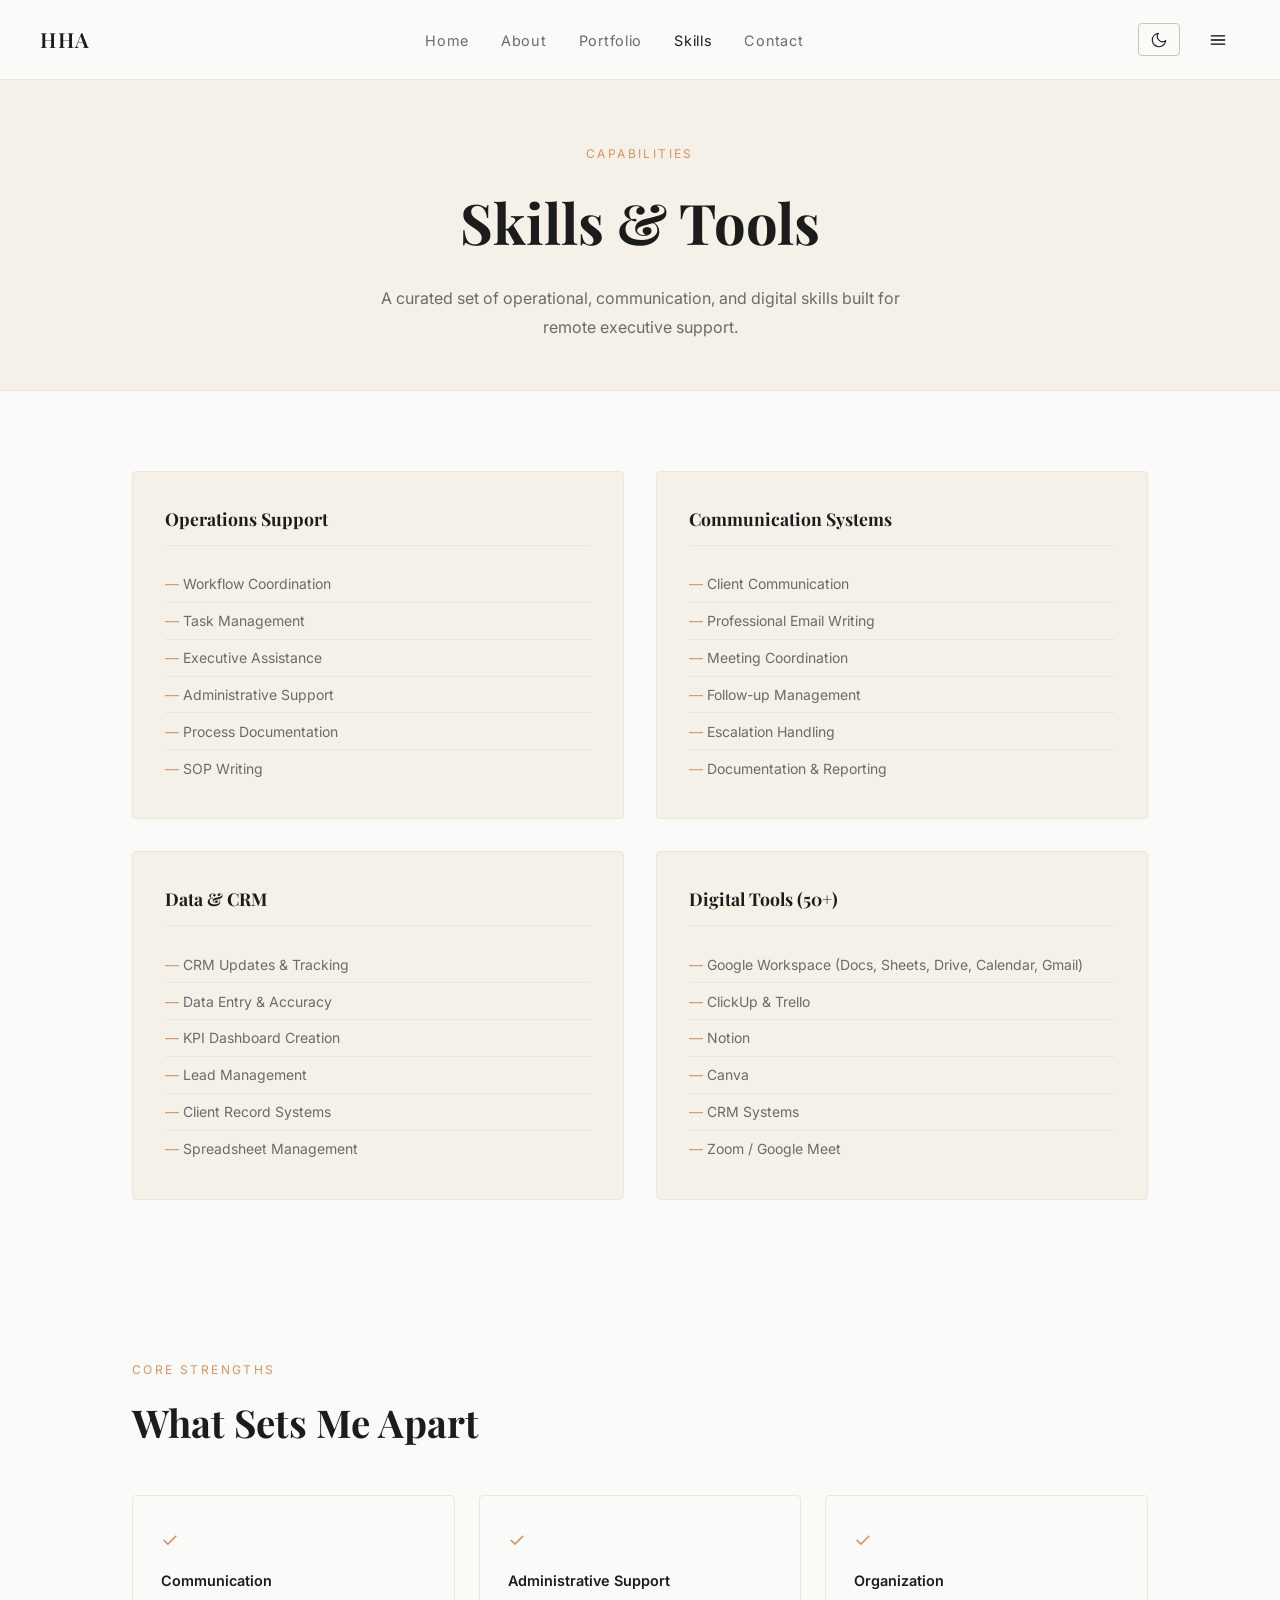
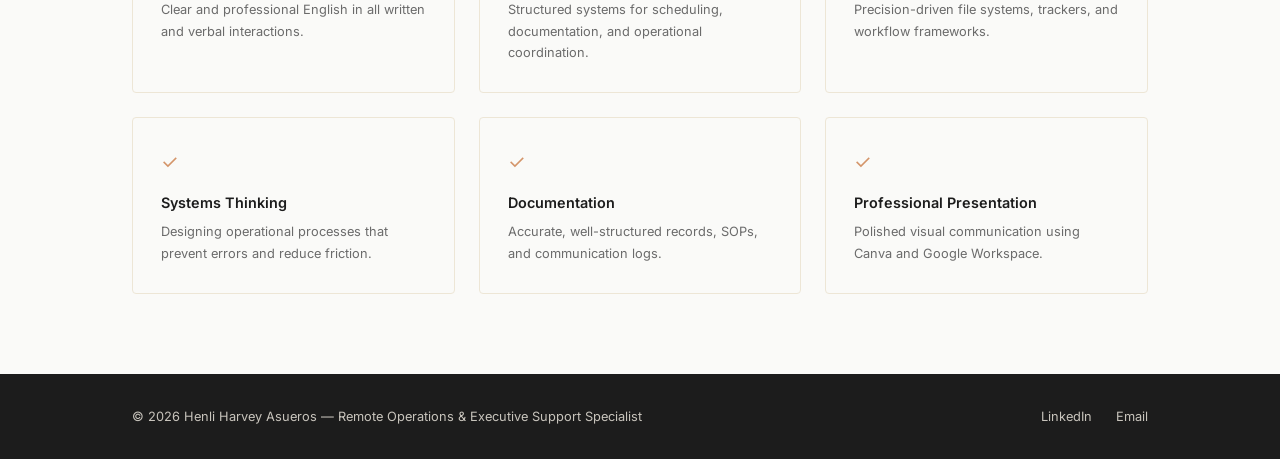
<file: skills.html>
<!DOCTYPE html>
<html lang="en">
<head>
  <meta charset="UTF-8" />
  <meta name="viewport" content="width=device-width, initial-scale=1.0" />
  <title>Skills | Henli Harvey Asueros</title>
  <meta name="description" content="Skills and tools for remote executive support: operations, communication systems, CRM, Google Workspace, ClickUp, Notion, and Canva." />
  <meta name="robots" content="index,follow" />
  <link rel="canonical" href="/skills.html" />
  <meta property="og:title" content="Skills | Henli Harvey Asueros" />
  <meta property="og:description" content="Skills and tools for remote executive support: operations, communication systems, CRM, Google Workspace, ClickUp, Notion, and Canva." />
  <meta property="og:type" content="website" />
  <meta property="og:url" content="/skills.html" />
  <meta property="og:image" content="/images/me.png" />
  <meta name="twitter:card" content="summary_large_image" />
  <meta name="twitter:title" content="Skills | Henli Harvey Asueros" />
  <meta name="twitter:description" content="Skills and tools for remote executive support: operations, communication systems, CRM, Google Workspace, ClickUp, Notion, and Canva." />
  <meta name="twitter:image" content="/images/me.png" />
  <link rel="stylesheet" href="css/style.css" />
  <link href="https://fonts.googleapis.com/css2?family=Playfair+Display:wght@400;600&family=Inter:wght@300;400;500&display=swap" rel="stylesheet" />
</head>
<body class="page-skills">

<a href="#main-content" class="skip-link">Skip to main content</a>

<nav class="nav" aria-label="Main navigation">
  <div class="nav__logo">HHA</div>
  <ul class="nav__links">
    <li><a href="home.html">Home</a></li>
    <li><a href="about.html">About</a></li>
    <li><a href="portfolio.html">Portfolio</a></li>
    <li><a href="skills.html" class="active">Skills</a></li>
    <li><a href="contact.html">Contact</a></li>
  </ul>
  <div class="nav__controls">
    <button class="dark-mode-toggle" id="dark-mode-toggle" aria-label="Toggle dark mode" aria-pressed="false" title="Toggle dark mode">
      <svg xmlns="http://www.w3.org/2000/svg" viewBox="0 0 24 24" aria-hidden="true" focusable="false"><path d="M21 12.79A9 9 0 1 1 11.21 3 7 7 0 0 0 21 12.79z" stroke="currentColor" fill="none" stroke-width="1.5" stroke-linecap="round" stroke-linejoin="round"/></svg>
    </button>
    <button class="nav__toggle" onclick="toggleNav()" aria-label="Toggle navigation menu" aria-expanded="false">
      <svg viewBox="0 0 24 24" xmlns="http://www.w3.org/2000/svg" aria-hidden="true" focusable="false">
        <path class="line l1" d="M4 7h16" />
        <path class="line l2" d="M4 12h16" />
        <path class="line l3" d="M4 17h16" />
      </svg>
    </button>
  </div>
</nav>

<main id="main-content">

<section class="page-hero" aria-labelledby="skills-page-title">
  <div class="container">
    <p class="section__eyebrow">Capabilities</p>
    <h1 class="page-hero__title" id="skills-page-title">Skills &amp; Tools</h1>
    <p class="page-hero__sub">A curated set of operational, communication, and digital skills built for remote executive support.</p>
  </div>
</section>

<section class="skills section" aria-labelledby="skills-heading">
  <div class="container">
    <h2 id="skills-heading" style="position: absolute; left: -9999px;">Skills by category</h2>
    <div class="skills__grid">

      <div class="skill-group">
        <h3 class="skill-group__title">Operations Support</h3>
        <ul class="skill-list">
          <li>Workflow Coordination</li>
          <li>Task Management</li>
          <li>Executive Assistance</li>
          <li>Administrative Support</li>
          <li>Process Documentation</li>
          <li>SOP Writing</li>
        </ul>
      </div>

      <div class="skill-group">
        <h3 class="skill-group__title">Communication Systems</h3>
        <ul class="skill-list">
          <li>Client Communication</li>
          <li>Professional Email Writing</li>
          <li>Meeting Coordination</li>
          <li>Follow-up Management</li>
          <li>Escalation Handling</li>
          <li>Documentation &amp; Reporting</li>
        </ul>
      </div>

      <div class="skill-group">
        <h3 class="skill-group__title">Data &amp; CRM</h3>
        <ul class="skill-list">
          <li>CRM Updates &amp; Tracking</li>
          <li>Data Entry &amp; Accuracy</li>
          <li>KPI Dashboard Creation</li>
          <li>Lead Management</li>
          <li>Client Record Systems</li>
          <li>Spreadsheet Management</li>
        </ul>
      </div>

      <div class="skill-group">
        <h3 class="skill-group__title">Digital Tools (50+)</h3>
        <ul class="skill-list">
          <li>Google Workspace (Docs, Sheets, Drive, Calendar, Gmail)</li>
          <li>ClickUp &amp; Trello</li>
          <li>Notion</li>
          <li>Canva</li>
          <li>CRM Systems</li>
          <li>Zoom / Google Meet</li>
        </ul>
      </div>

    </div>
  </div>
</section>

<section class="strengths section">
  <div class="container">
    <p class="section__eyebrow">Core Strengths</p>
    <h2 class="section__title">What Sets Me Apart</h2>
    <div class="strengths__grid">
      <div class="strength-card">
        <div class="strength-card__score">&#10003;</div>
        <h4>Communication</h4>
        <p>Clear and professional English in all written and verbal interactions.</p>
      </div>
      <div class="strength-card">
        <div class="strength-card__score">&#10003;</div>
        <h4>Administrative Support</h4>
        <p>Structured systems for scheduling, documentation, and operational coordination.</p>
      </div>
      <div class="strength-card">
        <div class="strength-card__score">&#10003;</div>
        <h4>Organization</h4>
        <p>Precision-driven file systems, trackers, and workflow frameworks.</p>
      </div>
      <div class="strength-card">
        <div class="strength-card__score">&#10003;</div>
        <h4>Systems Thinking</h4>
        <p>Designing operational processes that prevent errors and reduce friction.</p>
      </div>
      <div class="strength-card">
        <div class="strength-card__score">&#10003;</div>
        <h4>Documentation</h4>
        <p>Accurate, well-structured records, SOPs, and communication logs.</p>
      </div>
      <div class="strength-card">
        <div class="strength-card__score">&#10003;</div>
        <h4>Professional Presentation</h4>
        <p>Polished visual communication using Canva and Google Workspace.</p>
      </div>
    </div>
  </div>
</section>
  </div>
</section>

</main>

<footer class="footer" role="contentinfo">
  <div class="container">
    <p>&copy; 2026 Henli Harvey Asueros &mdash; Remote Operations &amp; Executive Support Specialist</p>
    <nav class="footer__links" aria-label="Footer navigation">
      <a href="https://www.linkedin.com/in/henli-harvey-asueros-a82b72378/" target="_blank" rel="noopener noreferrer">LinkedIn</a>
      <a href="mailto:henliharveyasueros02@gmail.com">Email</a>
    </nav>
  </div>
</footer>

<button id="back-to-top" class="back-to-top" aria-label="Back to top">↑</button>
<script src="js/main.js"></script>
</body>
</html>
</file>
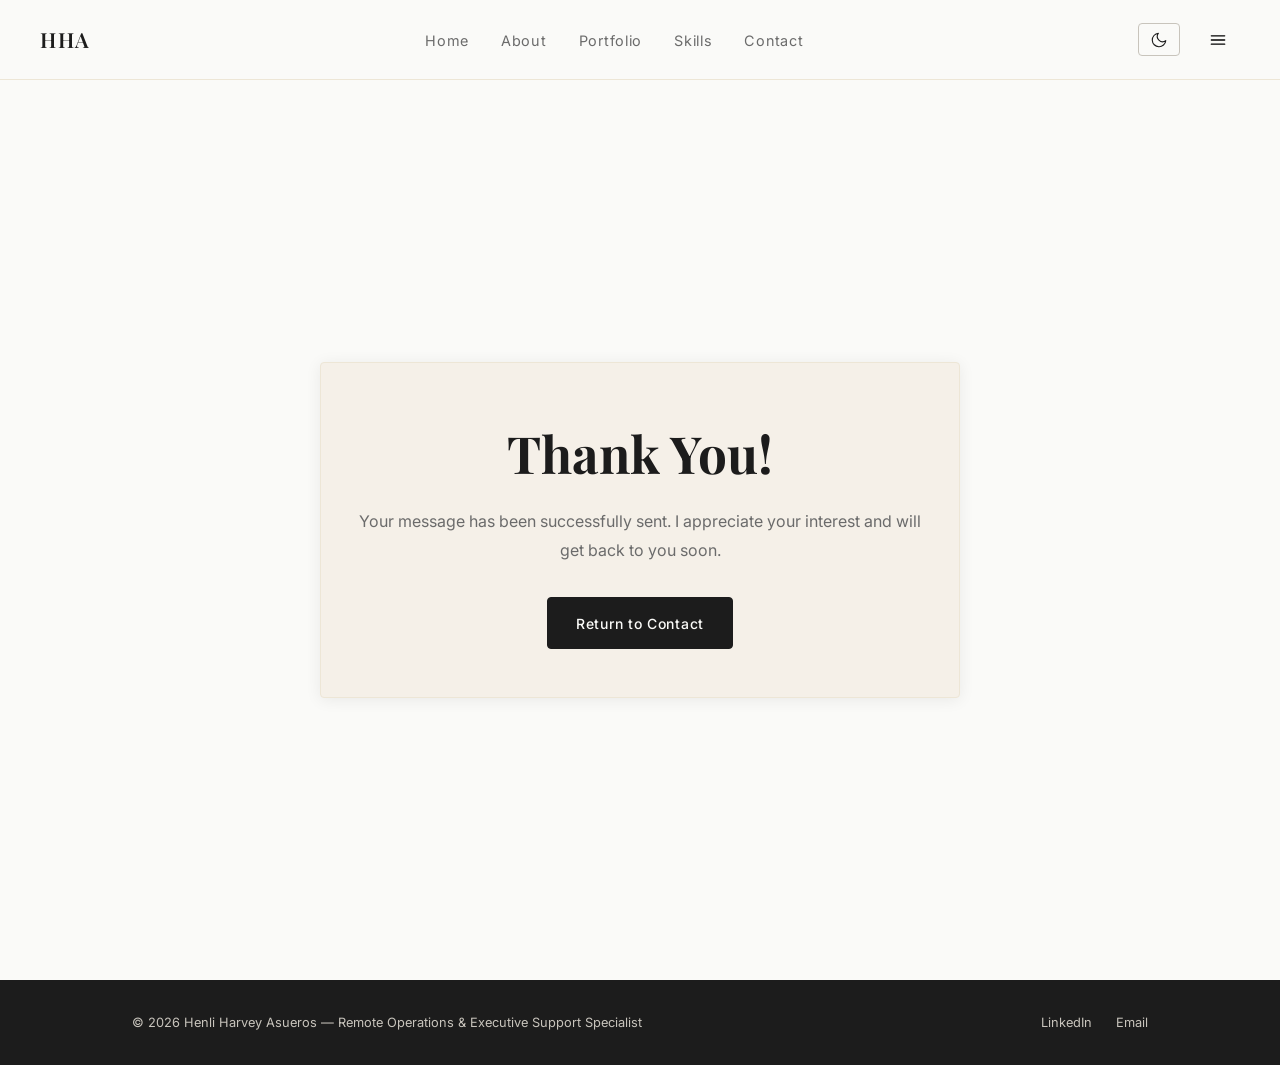
<file: thankyou.html>
﻿<!DOCTYPE html>
<html lang="en">
<head>
  <meta charset="UTF-8" />
  <meta name="viewport" content="width=device-width, initial-scale=1.0" />
  <title>Thank You | Henli Harvey Asueros</title>
  <meta name="description" content="Thank you page for Henli Harvey Asueros. Your message has been received and I will reply shortly." />
  <link rel="stylesheet" href="css/style.css" />
  <link href="https://fonts.googleapis.com/css2?family=Playfair+Display:wght@400;600&family=Inter:wght@300;400;500&display=swap" rel="stylesheet" />
  <style>
    .thank-you-page {
      min-height: 100vh;
      display: flex;
      align-items: center;
      justify-content: center;
      padding: 3rem 1rem;
      background: var(--white);
      color: var(--black);
    }
    .thank-you-box {
      max-width: 640px;
      width: 100%;
      text-align: center;
      padding: 3rem 2rem;
      border-radius: var(--radius);
      background: var(--beige);
      border: 1px solid var(--beige-mid);
      box-shadow: var(--shadow);
    }
    .thank-you-box h1 {
      font-family: var(--serif);
      font-size: clamp(2.5rem, 4vw, 3.5rem);
      margin-bottom: 0.75rem;
      color: var(--black);
    }
    .thank-you-box p {
      color: var(--gray);
      font-size: 1rem;
      line-height: 1.8;
      margin-bottom: 2rem;
    }
    .thank-you-box a {
      display: inline-flex;
      align-items: center;
      justify-content: center;
      padding: 0.85rem 1.75rem;
      border-radius: var(--radius);
    }
    .thank-you-header {
      display: flex;
      justify-content: flex-end;
      padding: 1rem 1rem 0;
    }
  </style>
</head>
<body class="page-thankyou">

<a href="#thank-you-content" class="skip-link">Skip to content</a>

<nav class="nav" aria-label="Main navigation">
  <div class="nav__logo">HHA</div>
  <ul class="nav__links">
    <li><a href="./home.html">Home</a></li>
    <li><a href="./about.html">About</a></li>
    <li><a href="./portfolio.html">Portfolio</a></li>
    <li><a href="./skills.html">Skills</a></li>
    <li><a href="./contact.html">Contact</a></li>
  </ul>
  <div class="nav__controls">
    <button class="dark-mode-toggle" id="dark-mode-toggle" aria-label="Toggle dark mode" aria-pressed="false" title="Toggle dark mode">
      <svg xmlns="http://www.w3.org/2000/svg" viewBox="0 0 24 24" aria-hidden="true" focusable="false"><path d="M21 12.79A9 9 0 1 1 11.21 3 7 7 0 0 0 21 12.79z" stroke="currentColor" fill="none" stroke-width="1.5" stroke-linecap="round" stroke-linejoin="round"/></svg>
    </button>
    <button class="nav__toggle" onclick="toggleNav()" aria-label="Toggle navigation menu" aria-expanded="false">
      <svg viewBox="0 0 24 24" xmlns="http://www.w3.org/2000/svg" aria-hidden="true" focusable="false">
        <path class="line l1" d="M4 7h16" />
        <path class="line l2" d="M4 12h16" />
        <path class="line l3" d="M4 17h16" />
      </svg>
    </button>
  </div>
</nav>

<main id="thank-you-content" class="thank-you-page">
  <div class="thank-you-box">
    <h1>Thank You!</h1>
    <p>Your message has been successfully sent. I appreciate your interest and will get back to you soon.</p>
    <a href="contact.html" class="btn btn--primary">Return to Contact</a>
  </div>
</main>

<footer class="footer" role="contentinfo">
  <div class="container">
    <p>&copy; 2026 Henli Harvey Asueros &mdash; Remote Operations &amp; Executive Support Specialist</p>
    <nav class="footer__links" aria-label="Footer navigation">
      <a href="https://www.linkedin.com/in/henli-harvey-asueros-a82b72378/" target="_blank" rel="noopener noreferrer">LinkedIn</a>
      <a href="mailto:henliharveyasueros02@gmail.com">Email</a>
    </nav>
  </div>
</footer>

<button id="back-to-top" class="back-to-top" aria-label="Back to top">↑</button>
<script src="js/main.js"></script>
</body>
</html>
</file>
<file: css/style.css>
/* ===========================
   BASE & RESET
=========================== */
*, *::before, *::after { box-sizing: border-box; margin: 0; padding: 0; }

:root {
  --white: #FAFAF8;
  --beige: #F5F0E8;
  --beige-mid: #EDE6D6;
  --black: #1C1C1C;
  --black-soft: #2D2D2D;
  --gray: #6B6B6B;
  --gray-light: #C8C4BC;
  --peach: #D4956A;
  --peach-light: #F0D5C0;
  --peach-dark: #B87040;
  --serif: 'Playfair Display', Georgia, serif;
  --sans: 'Inter', system-ui, sans-serif;
  --radius: 4px;
  --shadow: 0 2px 16px rgba(0,0,0,0.07);
  --transition: 0.25s ease;
  /* Dark mode palette */
  --dark-bg: #0D0D0D;
  --dark-bg-secondary: #1A1A1A;
  --dark-text: #E8E8E8;
  --dark-text-secondary: #B8B8B8;
}

body.dark-mode {
  --white: #0D0D0D;
  --beige: #1A1A1A;
  --beige-mid: #252525;
  --black: #E8E8E8;
  --black-soft: #D0D0D0;
  --gray: #A8A8A8;
  --gray-light: #606060;
}

body.dark-mode .intro-strip { background: var(--dark-bg-secondary); }
body.dark-mode .strip-num { color: var(--dark-text); }
body.dark-mode .strip-label { color: var(--dark-text-secondary); }

html { scroll-behavior: smooth; }
body { font-family: var(--sans); background: var(--white); color: var(--black); font-size: clamp(15px, 1.6vw, 18px); line-height: 1.65; }
img { max-width: 100%; display: block; }
a { color: inherit; text-decoration: none; }
ul { list-style: none; }

/* Keyboard focus styles for accessibility */
a:focus, button:focus, input:focus, textarea:focus, select:focus { outline: 2px solid var(--peach); outline-offset: 2px; }
a:focus-visible, button:focus-visible, input:focus-visible, textarea:focus-visible, select:focus-visible { outline: 2px solid var(--peach); outline-offset: 2px; }

/* Skip link for keyboard navigation */
.skip-link { position: absolute; top: -40px; left: 0; background: var(--peach); color: var(--black); padding: 0.5rem 1rem; text-decoration: none; z-index: 100; }
.skip-link:focus { top: 0; }
.skip-link:hover { background: var(--peach-dark); }

.container { max-width: 1080px; margin: 0 auto; padding: 0 1rem; }
@media (min-width: 720px) {
   .container { padding: 0 2rem; }
}
.section { padding: 3rem 0; }
@media (min-width: 720px) { .section { padding: 5rem 0; } }

/* ===========================
   TYPOGRAPHY
=========================== */
.section__eyebrow { font-family: var(--sans); font-size: 0.75rem; letter-spacing: 0.2em; text-transform: uppercase; color: var(--peach); margin-bottom: 0.75rem; }
.section__title { font-family: var(--serif); font-size: clamp(1.8rem, 3vw, 2.5rem); color: var(--black); margin-bottom: 2.5rem; }

/* ===========================
   BUTTONS
=========================== */
.btn { display: inline-block; padding: 0.75rem 1.75rem; border-radius: var(--radius); font-size: 0.875rem; font-weight: 500; letter-spacing: 0.05em; cursor: pointer; transition: all var(--transition); border: 1.5px solid transparent; }
.btn--primary { background: var(--black); color: var(--white); border-color: var(--black); }
.btn--primary:hover { background: var(--black-soft); }
.btn--outline { background: transparent; color: var(--black); border-color: var(--black); }
.btn--outline:hover { background: var(--black); color: var(--white); }
.btn--ghost { background: transparent; color: var(--gray); border-color: var(--gray-light); }
.btn--ghost:hover { border-color: var(--black); color: var(--black); }
.btn { transition: transform 220ms var(--transition), box-shadow 220ms var(--transition); }
.btn:hover { transform: translateY(-2px); box-shadow: 0 6px 18px rgba(0,0,0,0.06); }
.btn--full { width: 100%; text-align: center; }

/* ===========================
   NAVIGATION
=========================== */
.nav { position: sticky; top: 0; z-index: 100; background: var(--white); border-bottom: 1px solid var(--beige-mid); display: flex; align-items: center; justify-content: space-between; padding: 0.9rem 1rem; }
.nav__logo { font-family: var(--serif); font-size: 1.15rem; font-weight: 600; color: var(--black); letter-spacing: 0.08em; }
.nav__links { display: none; gap: 2rem; }
.nav__links a { font-size: 0.9rem; letter-spacing: 0.05em; color: var(--gray); transition: color var(--transition); }
.nav__links a:hover, .nav__links a.active { color: var(--black); }
.nav__toggle { display: block; background: none; border: none; font-size: 1.4rem; cursor: pointer; }
.nav__controls { display: flex; align-items: center; gap: 1rem; }
.dark-mode-toggle { background: none; border: 1px solid var(--gray-light); color: var(--black); padding: 0.4rem 0.7rem; font-size: 1.1rem; cursor: pointer; border-radius: var(--radius); transition: all var(--transition); }
.dark-mode-toggle:hover { border-color: var(--black); }
body.dark-mode .dark-mode-toggle { border-color: var(--gray-light); color: var(--dark-text); }
body.dark-mode .dark-mode-toggle:hover { border-color: var(--dark-text); }

body.dark-mode .nav__toggle { color: var(--white); }
body.dark-mode .nav__toggle:hover { background: rgba(255,255,255,0.08); }

/* Icon color adjustments for dark mode */
body.dark-mode .service-card__icon { background: rgba(255,255,255,0.03); color: var(--dark-text); }
body.dark-mode .contact__icon { color: var(--dark-text); background: transparent; }
body.dark-mode .strip-num { background: rgba(255,255,255,0.03); color: var(--dark-text); }

/* Size and color for the SVG dark-mode toggle */
.dark-mode-toggle svg { width: 18px; height: 18px; display: block; color: inherit; }

@media (min-width: 721px) {
   .nav { padding: 1.1rem 2.5rem; }
   .nav__logo { font-size: 1.3rem; }
   .nav__links { display: flex; }
   .nav__toggle { display: none; }
}

/* Animated hamburger icon (three lines -> X) */
.nav__toggle { width: 44px; height: 44px; display: inline-flex; align-items: center; justify-content: center; padding: 0; border-radius: 6px; transition: background 180ms ease; }
.nav__toggle:hover { background: rgba(0,0,0,0.04); }
.nav__toggle svg { width: 20px; height: 20px; display: block; }
.nav__toggle .line { fill: none; stroke: currentColor; stroke-width: 1.6; stroke-linecap: round; transition: transform 260ms cubic-bezier(.2,.9,.2,1), opacity 200ms ease; }
.nav__toggle .line.l1 { transform-origin: center; }
.nav__toggle .line.l2 { transform-origin: center; }
.nav__toggle .line.l3 { transform-origin: center; }
.nav__toggle.is-open .line.l1 { transform: translateY(2px) rotate(45deg); }
.nav__toggle.is-open .line.l2 { opacity: 0; transform: scaleX(0.1); }
.nav__toggle.is-open .line.l3 { transform: translateY(-2px) rotate(-45deg); }

/* Page-specific icon color tweaks */
.page-contact .contact__icon { color: var(--peach-dark); }
.page-portfolio .project-badge { background: var(--peach); color: var(--white); }
.page-portfolio .project-badge--secondary { background: var(--peach-dark); color: var(--white); }
.page-thankyou .status-dot { background: var(--peach-dark); }

/* Mobile-specific tweaks */
@media (max-width: 480px) {
   body { font-size: 15px; }
   .page-hero { padding: 2.5rem 0 2rem; }
   .hero__cta { gap: 0.5rem; }
}

/* Mobile nav open state */
.nav__links.open { display: flex; flex-direction: column; position: absolute; top: 100%; left: 0; right: 0; background: var(--white); border-bottom: 1px solid var(--beige-mid); padding: 1rem 1rem 1.5rem; gap: 1rem; animation: navOpen 220ms ease-out; }
@keyframes navOpen { from { opacity: 0; transform: translateY(-6px); } to { opacity: 1; transform: translateY(0); } }

/* ===========================
   HERO
=========================== */
.hero { display: flex; align-items: flex-end; background: var(--white); padding: 4rem 2.5rem 0;}
.hero__content { max-width: 1080px; margin: 0 auto; display: grid; grid-template-columns: 1fr; gap: 2.5rem; align-items:flex-end; width: 100%; }
@media (min-width: 801px) { .hero__content { grid-template-columns: 1fr 1fr; gap: 5rem; } }
.hero__eyebrow { font-size: 0.75rem; letter-spacing: 0.2em; text-transform: uppercase; color: var(--peach); margin-bottom: 1rem; }
.hero__name { font-family: var(--serif); font-size: clamp(2.8rem, 6vw, 5rem); line-height: 1.1; color: var(--black); margin-bottom: 1.5rem; }
.hero__name span { color: var(--peach); }
.hero__tagline { font-size: 1rem; color: var(--gray); max-width: 440px; margin-bottom: 2.5rem; line-height: 1.8; }
.hero__cta { display: flex; flex-wrap: wrap; gap: 0.75rem; padding-bottom: 2rem; }
.hero__image { display: flex; justify-content: center; }
.hero__image-frame { width: 700px; position: relative; display: flex; align-items: flex-end; justify-content: center; margin-bottom: 0; }
  .hero__image-frame img { width: auto; height: 100%; object-fit: contain; display: block; }
@media (max-width: 700px) {
  .hero { padding: 3rem 1.5rem; }
  .hero__content { grid-template-columns: 1fr; gap: 3rem; text-align: center; }
  .hero__image { order: -1; }
  .hero__image-frame { width: 240px; height: 280px; margin: 0 auto; }
  .hero__tagline { margin: 0 auto 2rem; }
  .hero__cta { justify-content: center; }
}

/* ===========================
   INTRO STRIP
=========================== */
.intro-strip { background: var(--black); padding: 2.5rem 2.5rem; }
.strip-grid { max-width: 1080px; margin: 0 auto; display: grid; grid-template-columns: 1fr; gap: 1rem; text-align: center; }
@media (min-width: 601px) { .strip-grid { grid-template-columns: repeat(2,1fr); gap: 2rem; } }
@media (min-width: 901px) { .strip-grid { grid-template-columns: repeat(4,1fr); gap: 1rem; } }
.strip-item { display: flex; flex-direction: column; gap: 0.25rem; }
.strip-num { display: inline-flex; align-items: center; justify-content: center; width: 54px; height: 54px; border-radius: 50%; background: rgba(255,255,255,0.06); font-family: var(--serif); font-size: 1.2rem; color: var(--white); }
.strip-label { font-size: 0.75rem; letter-spacing: 0.1em; text-transform: uppercase; color: var(--gray-light); }

@media (max-width: 600px) { .strip-grid { grid-template-columns: repeat(2,1fr); gap: 2rem; } }

/* ===========================
   SERVICES
=========================== */
.services { background: var(--white); }
.services__grid { display: grid; grid-template-columns: 1fr; gap: 1rem; }
@media (min-width: 561px) { .services__grid { grid-template-columns: repeat(2,1fr); gap: 1.25rem; } }
@media (min-width: 901px) { .services__grid { grid-template-columns: repeat(3,1fr); gap: 1.5rem; } }
.service-card { background: var(--beige); border: 1px solid var(--beige-mid); padding: 2rem 1.5rem; border-radius: var(--radius); transition: box-shadow var(--transition), transform var(--transition); }
.service-card:hover { box-shadow: var(--shadow); transform: translateY(-3px); }
.service-card__icon {
   display: inline-flex;
   width: 56px;
   height: 56px;
   align-items: center;
   justify-content: center;
   border-radius: 50%;
   background: var(--peach-light);
   color: var(--peach-dark);
   font-size: 1.35rem;
   margin-bottom: 1rem;
   box-shadow: 0 6px 18px rgba(0,0,0,0.04);
}
/* Ensure inline SVGs inside icons scale and inherit color */
.service-card__icon svg, .contact__icon svg { width: 22px; height: 22px; display: block; }

/* Small status dot used in availability */
.status-dot { display: inline-block; width: 10px; height: 10px; border-radius: 50%; background: var(--peach); margin-right: 0.5rem; vertical-align: -2px; }
.service-card h3 { font-family: var(--serif); font-size: 1.05rem; margin-bottom: 0.5rem; color: var(--black); }
.service-card p { font-size: 0.875rem; color: var(--gray); line-height: 1.7; }

/* services grid handled with mobile-first min-width breakpoints above */

/* ===========================
   CTA BANNER
=========================== */
.cta-banner { background: var(--beige); border-top: 1px solid var(--beige-mid); border-bottom: 1px solid var(--beige-mid); padding: 4rem 2.5rem; text-align: center; }
.cta-banner h2 { font-family: var(--serif); font-size: clamp(1.5rem, 3vw, 2.2rem); margin-bottom: 0.75rem; }
.cta-banner p { color: var(--gray); margin-bottom: 2rem; font-size: 0.95rem; }

/* ===========================
   PAGE HERO
=========================== */
.page-hero { background: var(--beige); padding: 4rem 2.5rem 3rem; border-bottom: 1px solid var(--beige-mid); text-align: center; }
.page-hero__title { font-family: var(--serif); font-size: clamp(2rem, 5vw, 3.5rem); color: var(--black); margin-bottom: 1rem; }
.page-hero__sub { color: var(--gray); font-size: 1rem; max-width: 560px; margin: 0 auto; line-height: 1.8; }

/* ===========================
   ABOUT PAGE
=========================== */
.about__grid { display: grid; grid-template-columns: 1fr; gap: 2.5rem; align-items: start; }
@media (min-width: 801px) { .about__grid { grid-template-columns: 1fr 1.8fr; gap: 5rem; } }
.about__image-frame { width: 100%; aspect-ratio: 3/4; border-radius: 2px; overflow: hidden; background: var(--beige); border: 1px solid var(--beige-mid); display: flex; align-items: center; justify-content: center; position: relative; margin-bottom: 1.5rem; }
.about__image-frame img { width: 100%; height: 100%; object-fit: cover; position: absolute; }
.about__image-placeholder { font-family: var(--serif); font-size: 2rem; color: var(--gray-light); }
.about__meta { font-size: 0.85rem; color: var(--gray); line-height: 2; }
.about__meta strong { color: var(--black); }
.about h2 { font-family: var(--serif); font-size: clamp(1.5rem, 3vw, 2rem); margin-bottom: 1rem; }
.about__lead { font-size: 1.05rem; color: var(--black-soft); margin-bottom: 1.25rem; line-height: 1.8; }
.about p { color: var(--gray); font-size: 0.95rem; margin-bottom: 1rem; }
.about__highlights { display: grid; grid-template-columns: 1fr; gap: 1rem; margin: 2rem 0; }
@media (min-width: 801px) { .about__highlights { grid-template-columns: 1fr 1fr; } }
.highlight { background: var(--beige); border: 1px solid var(--beige-mid); padding: 1rem 1.25rem; border-radius: var(--radius); }
.highlight strong { display: block; font-size: 0.85rem; color: var(--black); margin-bottom: 0.25rem; }
.highlight span { font-size: 0.8rem; color: var(--gray); }

/* about grid handled with mobile-first min-width breakpoint above */

/* ===========================
   PORTFOLIO PAGE
=========================== */
.project-card { background: var(--white); border: 1px solid var(--beige-mid); padding: 2.5rem; border-radius: var(--radius); margin-bottom: 2rem; transition: box-shadow var(--transition); }
.project-card:hover { box-shadow: var(--shadow); }
.project-card__header { display: flex; justify-content: space-between; align-items: center; margin-bottom: 1rem; }
.project-badge { font-size: 0.7rem; letter-spacing: 0.15em; text-transform: uppercase; background: var(--black); color: var(--white); padding: 0.3rem 0.75rem; border-radius: 2px; }
.project-badge--secondary { background: var(--peach); }
.project-badge--tertiary { background: var(--gray); }
.project-num { font-family: var(--serif); font-size: 2rem; color: var(--beige-mid); }
.project-card__title { font-family: var(--serif); font-size: clamp(1.3rem, 2.5vw, 1.8rem); margin-bottom: 1rem; }
.project-card__desc { color: var(--gray); font-size: 0.95rem; line-height: 1.8; margin-bottom: 1.5rem; }
.project-card__tags { display: flex; flex-wrap: wrap; gap: 0.5rem; margin-bottom: 1.75rem; }
.project-card__tags span { background: var(--beige); border: 1px solid var(--beige-mid); font-size: 0.75rem; padding: 0.3rem 0.75rem; border-radius: 2px; color: var(--gray); letter-spacing: 0.05em; }
.project-card__details { display: grid; grid-template-columns: 1fr; gap: 1rem; margin-bottom: 2rem; padding: 1rem; background: var(--beige); border-radius: var(--radius); }
@media (min-width: 721px) { .project-card__details { grid-template-columns: repeat(3, 1fr); gap: 1.5rem; padding: 1.5rem; } }
.project-detail strong { display: block; font-size: 0.875rem; color: var(--black); margin-bottom: 0.4rem; }
.project-detail p { font-size: 0.8rem; color: var(--gray); line-height: 1.7; }
.page-hero .btn { margin-top: 2rem;}

/* project card details handled with mobile-first min-width breakpoint above */

/* ===========================
   SKILLS PAGE
=========================== */
.skills__grid { display: grid; grid-template-columns: 1fr; gap: 1.5rem; }
@media (min-width: 901px) { .skills__grid { grid-template-columns: repeat(2, 1fr); gap: 2rem; } }
.skill-group { background: var(--beige); border: 1px solid var(--beige-mid); padding: 2rem; border-radius: var(--radius); }
.skill-group__title { font-family: var(--serif); font-size: 1.1rem; color: var(--black); margin-bottom: 1.25rem; padding-bottom: 0.75rem; border-bottom: 1px solid var(--beige-mid); }
.skill-list li { font-size: 0.875rem; color: var(--gray); padding: 0.4rem 0; border-bottom: 1px solid var(--beige-mid); }
.skill-list li:last-child { border-bottom: none; }
.skill-list li::before { content: '— '; color: var(--peach); }

.strengths { background: var(--white); }
.strengths__grid { display: grid; grid-template-columns: 1fr; gap: 1rem; }
@media (min-width: 561px) { .strengths__grid { grid-template-columns: repeat(2, 1fr); gap: 1.25rem; } }
@media (min-width: 901px) { .strengths__grid { grid-template-columns: repeat(3, 1fr); gap: 1.5rem; } }
.strength-card { border: 1px solid var(--beige-mid); padding: 1.75rem; border-radius: var(--radius); transition: box-shadow var(--transition); }
.strength-card:hover { box-shadow: var(--shadow); }
.strength-card__score { font-size: 1.25rem; color: var(--peach); margin-bottom: 0.75rem; }
.strength-card h4 { font-size: 0.9rem; font-weight: 600; color: var(--black); margin-bottom: 0.4rem; }
.strength-card p { font-size: 0.8rem; color: var(--gray); line-height: 1.7; }

/* skills and strengths grids handled with mobile-first min-width breakpoints above */

/* ===========================
   CONTACT PAGE
=========================== */
.contact__grid { display: grid; grid-template-columns: 1fr; gap: 2rem; align-items: start; }
@media (min-width: 801px) { .contact__grid { grid-template-columns: 1fr 1.2fr; gap: 5rem; } }
.contact__info h2, .contact__form-col h2 { font-family: var(--serif); font-size: clamp(1.4rem, 2.5vw, 1.9rem); margin-bottom: 1rem; }
.contact__info > p { color: var(--gray); font-size: 0.95rem; margin-bottom: 2rem; line-height: 1.8; }
.contact__item { display: flex; align-items: flex-start; gap: 1rem; margin-bottom: 1.5rem; }
.contact__icon { font-size: 1.25rem; margin-top: 0.1rem; }
.contact__item strong { display: block; font-size: 0.8rem; letter-spacing: 0.08em; text-transform: uppercase; color: var(--gray); margin-bottom: 0.2rem; }
.contact__item a { font-size: 0.95rem; color: var(--black); transition: color var(--transition); }
.contact__item a:hover { color: var(--peach); }
.contact__sub { display: block; font-size: 0.8rem; color: var(--gray); }
.contact__availability { display: flex; flex-direction: column; gap: 0.25rem; background: var(--beige); border: 1px solid var(--beige-mid); padding: 1rem 1.25rem; border-radius: var(--radius); margin-top: 2rem; }
.contact__availability strong { font-size: 0.875rem; color: var(--black); }
.contact__availability span { font-size: 0.8rem; color: var(--gray); }

.contact-form { display: flex; flex-direction: column; gap: 1.25rem; }
.form-group { display: flex; flex-direction: column; gap: 0.4rem; }
.form-group label { font-size: 0.8rem; letter-spacing: 0.08em; text-transform: uppercase; color: var(--gray); }
.form-group input, .form-group textarea { padding: 0.75rem 1rem; border: 1px solid var(--beige-mid); border-radius: var(--radius); background: var(--beige); font-family: var(--sans); font-size: 0.95rem; color: var(--black); outline: none; transition: border-color var(--transition); resize: vertical; }
.form-group input:focus, .form-group textarea:focus { border-color: var(--black); background: var(--white); }
.form-note { font-size: 0.85rem; color: var(--peach); margin-top: 0.25rem; }
.form-error { display: block; font-size: 0.75rem; color: #d32f2f; margin-top: 0.25rem; min-height: 1.2rem; }
input[name="website"] { display: none !important; visibility: hidden !important; position: absolute !important; left: -9999px !important; }
.form-group input:invalid:not(:placeholder-shown), .form-group textarea:invalid:not(:placeholder-shown) { border-color: #d32f2f; background-color: #ffebee; }
.form-group input:valid:not(:placeholder-shown), .form-group textarea:valid:not(:placeholder-shown) { border-color: var(--peach); }

/* contact grid handled with mobile-first min-width breakpoint above */

/* ===========================
   FOOTER
=========================== */
.footer { background: var(--black); color: var(--gray-light); padding: 2rem 2.5rem; }
.footer .container { display: flex; justify-content: space-between; align-items: center; max-width: 1080px; margin: 0 auto; flex-wrap: wrap; gap: 1rem; }
.footer p { font-size: 0.8rem; }
.footer__links { display: flex; gap: 1.5rem; }
.footer__links a { font-size: 0.8rem; color: var(--gray-light); transition: color var(--transition); }
.footer__links a:hover { color: var(--white); }

/* ===========================
   ANIMATIONS
=========================== */
.fade-in { opacity: 0; transform: translateY(20px); transition: opacity 0.6s ease, transform 0.6s ease; }
.fade-in.visible { opacity: 1; transform: translateY(0); }

/* Slight scale on hover for cards for tactile feel */
.service-card:hover, .project-card:hover, .strength-card:hover { transform: translateY(-6px) scale(1.01); }

/* Page transition animation */
@keyframes fadeInPage {
  from {
    opacity: 0;
  }
  to {
    opacity: 1;
  }
}

html { animation: fadeInPage 0.5s ease-in-out; }

/* Back-to-top button */
.back-to-top {
  position: fixed;
  bottom: 2rem;
  right: 2rem;
  width: 44px;
  height: 44px;
  background: var(--peach);
  color: var(--white);
  border: none;
  border-radius: var(--radius);
  cursor: pointer;
  display: flex;
  align-items: center;
  justify-content: center;
  font-size: 1.3rem;
  opacity: 0;
  visibility: hidden;
  transition: all var(--transition);
  z-index: 99;
  box-shadow: var(--shadow);
}

.back-to-top.show {
  opacity: 1;
  visibility: visible;
}

.back-to-top:hover {
  background: var(--peach-dark);
  transform: translateY(-3px);
  box-shadow: 0 4px 20px rgba(0,0,0,0.15);
}

body.dark-mode .back-to-top {
  background: var(--peach);
  color: var(--dark-bg);
}

body.dark-mode .back-to-top:hover {
  background: var(--peach-light);
}

@media (max-width: 480px) {
  .back-to-top {
    bottom: 1rem;
    right: 1rem;
    width: 40px;
    height: 40px;
    font-size: 1.1rem;
  }
}
</file>
